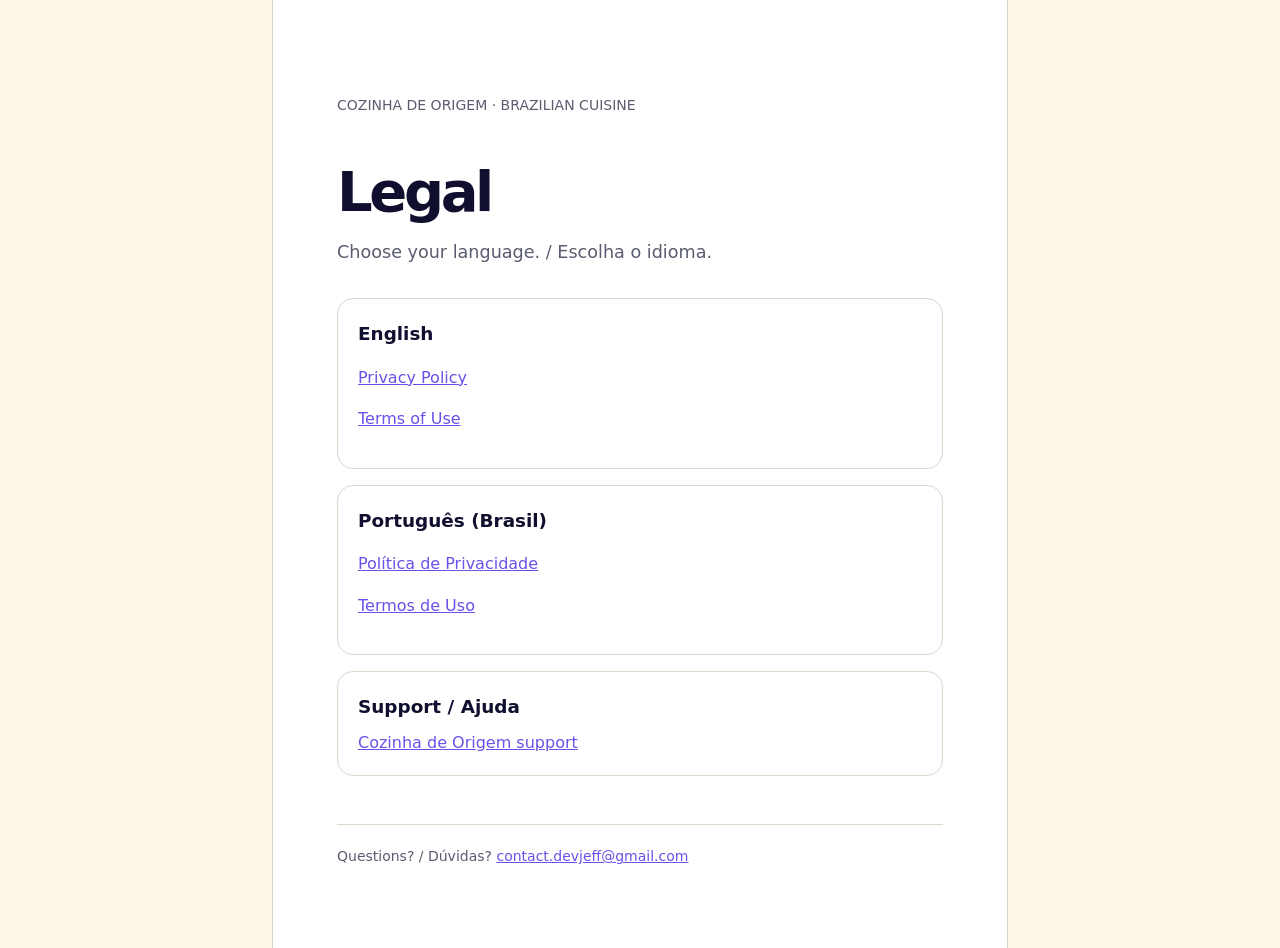
<file: cozinha/index.html>
<!doctype html>
<html lang="en">
  <head>
    <meta charset="utf-8">
    <meta name="viewport" content="width=device-width, initial-scale=1">
    <title>Cozinha de Origem legal</title>
    <link rel="stylesheet" href="../styles.css">
  </head>
  <body>
    <main>
      <p class="meta">COZINHA DE ORIGEM · BRAZILIAN CUISINE</p>
      <h1>Legal</h1>
      <p class="lead">Choose your language. / Escolha o idioma.</p>
      <section class="cards" aria-label="Languages">
        <article class="card">
          <h2>English</h2>
          <p><a href="privacy/">Privacy Policy</a></p>
          <p><a href="terms/">Terms of Use</a></p>
        </article>
        <article class="card">
          <h2>Português (Brasil)</h2>
          <p><a href="privacidade/">Política de Privacidade</a></p>
          <p><a href="termos/">Termos de Uso</a></p>
        </article>
        <article class="card">
          <h2>Support / Ajuda</h2>
          <a href="support/">Cozinha de Origem support</a>
        </article>
      </section>
      <footer>Questions? / Dúvidas? <a href="mailto:contact.devjeff@gmail.com">contact.devjeff@gmail.com</a></footer>
    </main>
  </body>
</html>
</file>
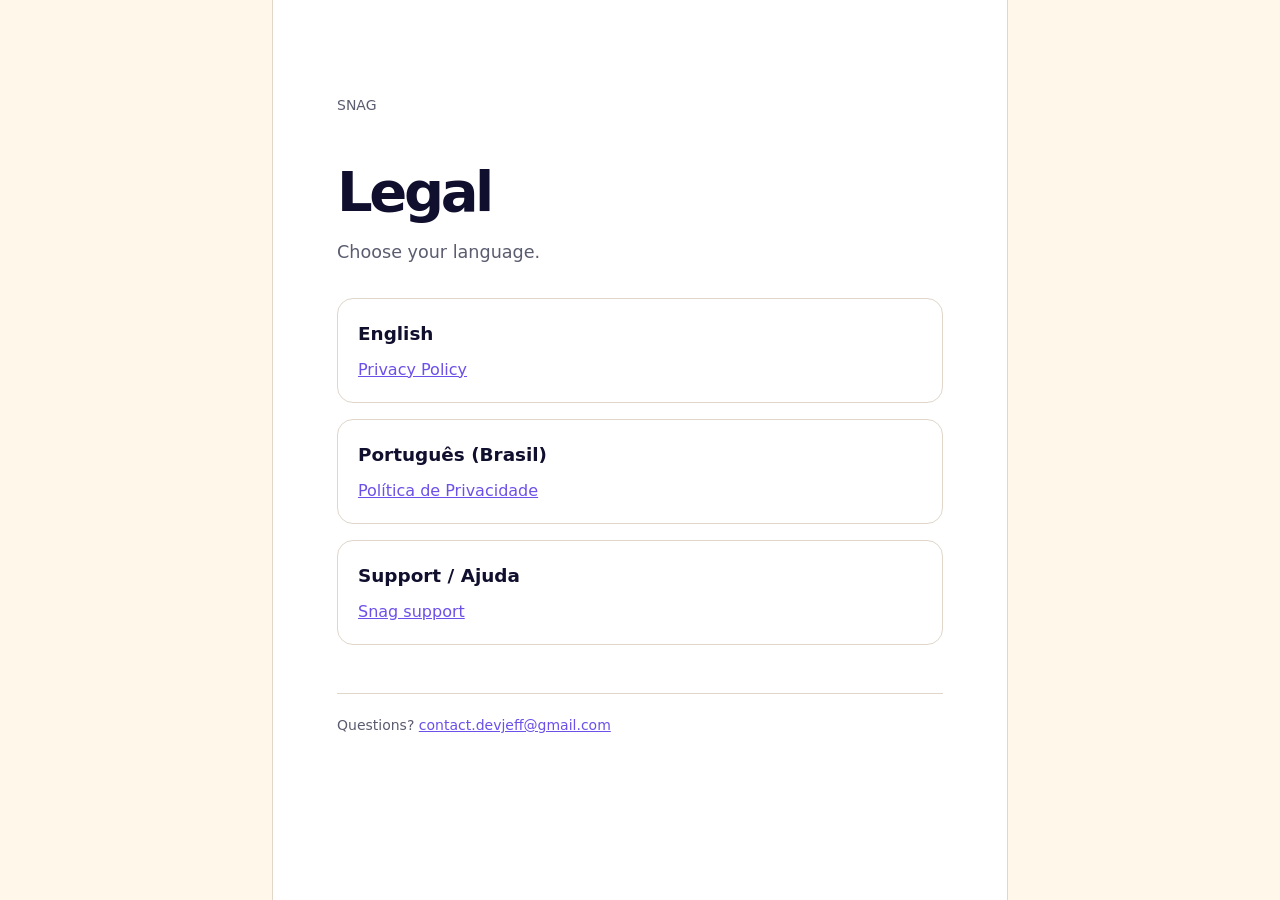
<file: snag/index.html>
<!doctype html>
<html lang="en">
  <head>
    <meta charset="utf-8">
    <meta name="viewport" content="width=device-width, initial-scale=1">
    <title>Snag legal</title>
    <link rel="stylesheet" href="../styles.css">
  </head>
  <body>
    <main>
      <p class="meta">SNAG</p>
      <h1>Legal</h1>
      <p class="lead">Choose your language.</p>
      <section class="cards" aria-label="Languages">
        <article class="card">
          <h2>English</h2>
          <a href="privacy/">Privacy Policy</a>
        </article>
        <article class="card">
          <h2>Português (Brasil)</h2>
          <a href="privacidade/">Política de Privacidade</a>
        </article>
        <article class="card">
          <h2>Support / Ajuda</h2>
          <a href="support/">Snag support</a>
        </article>
      </section>
      <footer>Questions? <a href="mailto:contact.devjeff@gmail.com">contact.devjeff@gmail.com</a></footer>
    </main>
  </body>
</html>
</file>
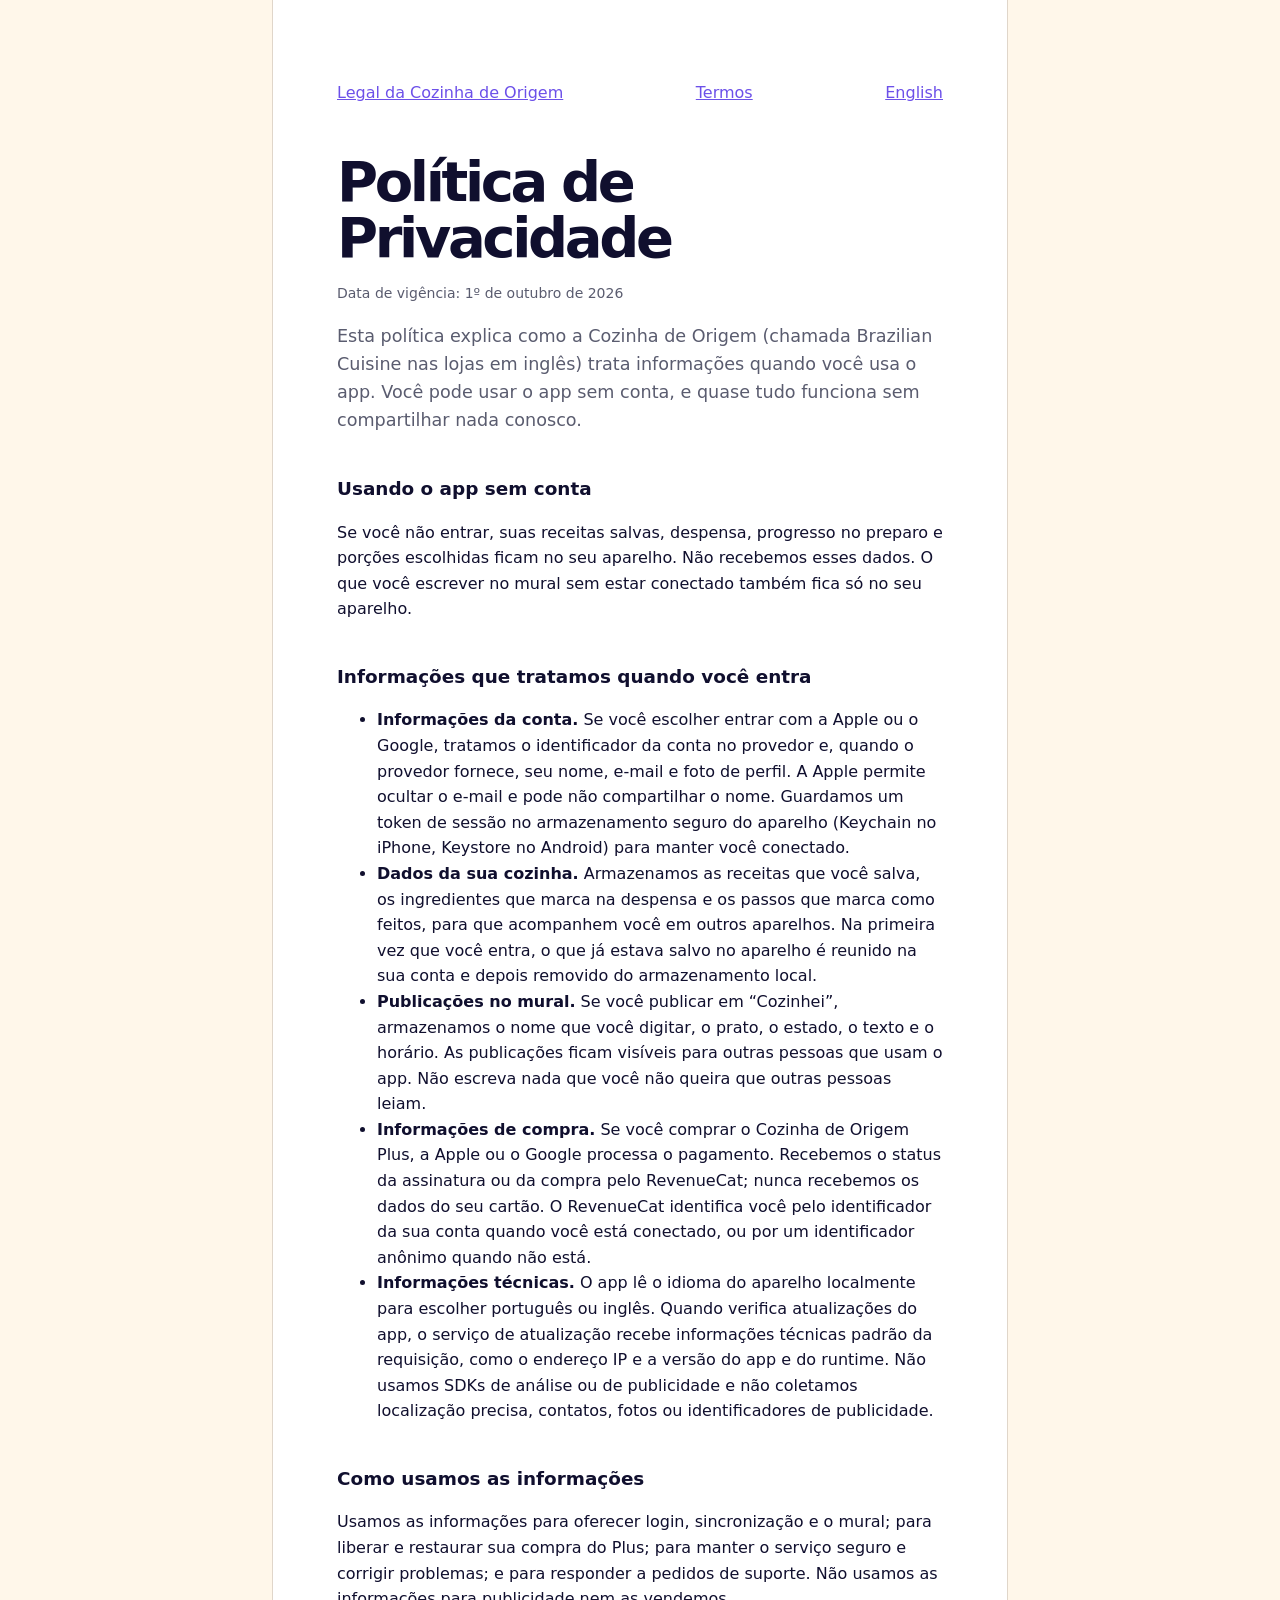
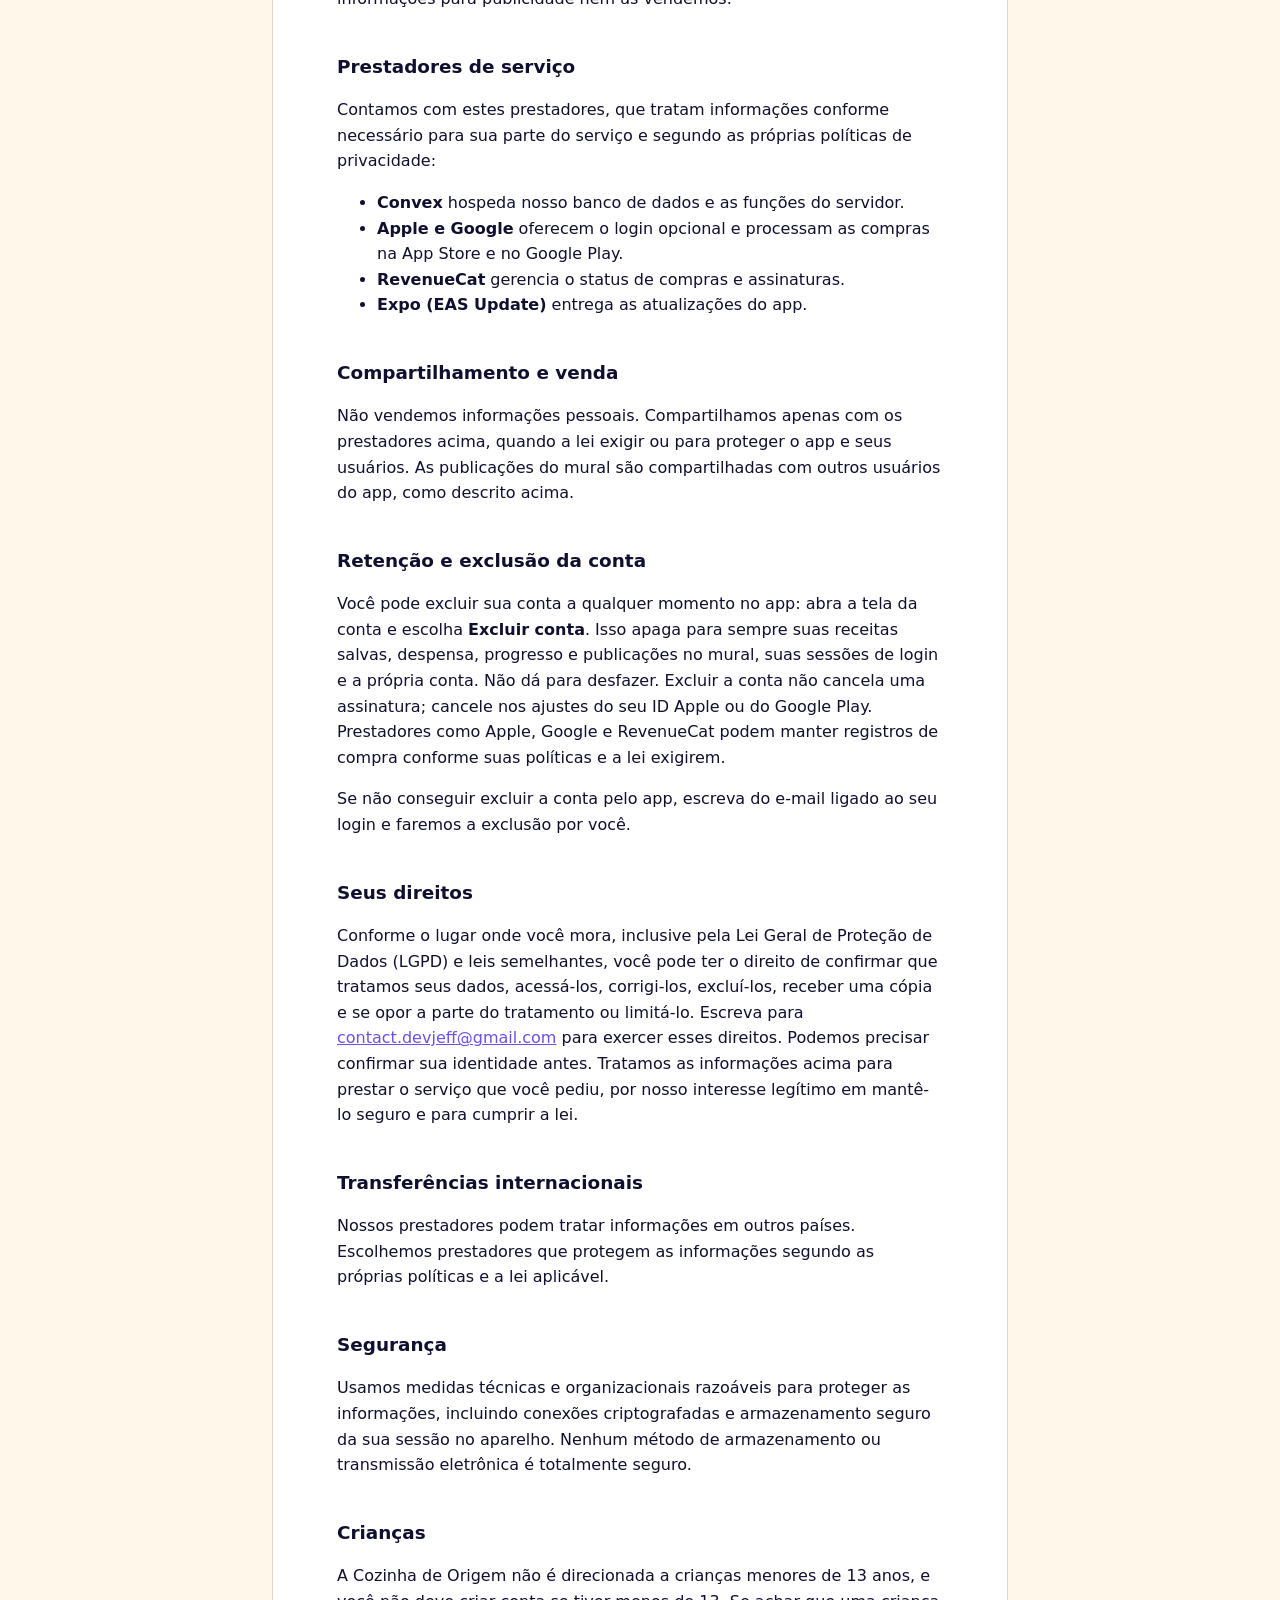
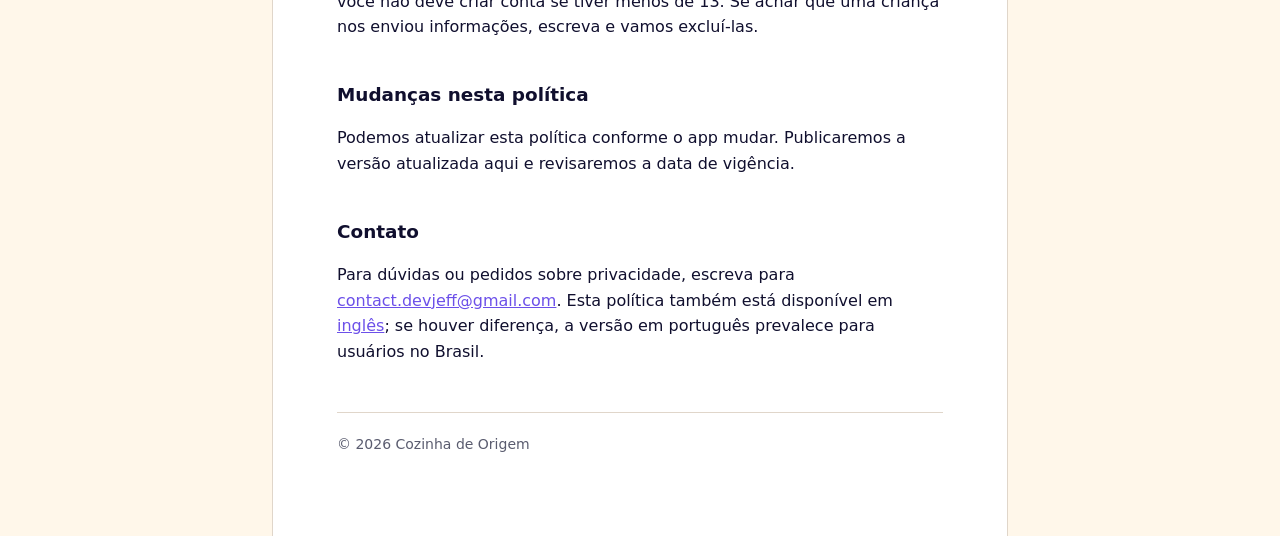
<file: cozinha/privacidade/index.html>
<!doctype html>
<html lang="pt-BR">
  <head>
    <meta charset="utf-8">
    <meta name="viewport" content="width=device-width, initial-scale=1">
    <title>Política de Privacidade da Cozinha de Origem</title>
    <link rel="stylesheet" href="../../styles.css">
  </head>
  <body>
    <main>
      <nav><a href="../">Legal da Cozinha de Origem</a><a href="../termos/">Termos</a><a href="../privacy/" lang="en">English</a></nav>
      <h1>Política de Privacidade</h1>
      <p class="meta">Data de vigência: 1º de outubro de 2026</p>
      <p class="lead">Esta política explica como a Cozinha de Origem (chamada Brazilian Cuisine nas lojas em inglês) trata informações quando você usa o app. Você pode usar o app sem conta, e quase tudo funciona sem compartilhar nada conosco.</p>

      <h2>Usando o app sem conta</h2>
      <p>Se você não entrar, suas receitas salvas, despensa, progresso no preparo e porções escolhidas ficam no seu aparelho. Não recebemos esses dados. O que você escrever no mural sem estar conectado também fica só no seu aparelho.</p>

      <h2>Informações que tratamos quando você entra</h2>
      <ul>
        <li><strong>Informações da conta.</strong> Se você escolher entrar com a Apple ou o Google, tratamos o identificador da conta no provedor e, quando o provedor fornece, seu nome, e-mail e foto de perfil. A Apple permite ocultar o e-mail e pode não compartilhar o nome. Guardamos um token de sessão no armazenamento seguro do aparelho (Keychain no iPhone, Keystore no Android) para manter você conectado.</li>
        <li><strong>Dados da sua cozinha.</strong> Armazenamos as receitas que você salva, os ingredientes que marca na despensa e os passos que marca como feitos, para que acompanhem você em outros aparelhos. Na primeira vez que você entra, o que já estava salvo no aparelho é reunido na sua conta e depois removido do armazenamento local.</li>
        <li><strong>Publicações no mural.</strong> Se você publicar em &ldquo;Cozinhei&rdquo;, armazenamos o nome que você digitar, o prato, o estado, o texto e o horário. As publicações ficam visíveis para outras pessoas que usam o app. Não escreva nada que você não queira que outras pessoas leiam.</li>
        <li><strong>Informações de compra.</strong> Se você comprar o Cozinha de Origem Plus, a Apple ou o Google processa o pagamento. Recebemos o status da assinatura ou da compra pelo RevenueCat; nunca recebemos os dados do seu cartão. O RevenueCat identifica você pelo identificador da sua conta quando você está conectado, ou por um identificador anônimo quando não está.</li>
        <li><strong>Informações técnicas.</strong> O app lê o idioma do aparelho localmente para escolher português ou inglês. Quando verifica atualizações do app, o serviço de atualização recebe informações técnicas padrão da requisição, como o endereço IP e a versão do app e do runtime. Não usamos SDKs de análise ou de publicidade e não coletamos localização precisa, contatos, fotos ou identificadores de publicidade.</li>
      </ul>

      <h2>Como usamos as informações</h2>
      <p>Usamos as informações para oferecer login, sincronização e o mural; para liberar e restaurar sua compra do Plus; para manter o serviço seguro e corrigir problemas; e para responder a pedidos de suporte. Não usamos as informações para publicidade nem as vendemos.</p>

      <h2>Prestadores de serviço</h2>
      <p>Contamos com estes prestadores, que tratam informações conforme necessário para sua parte do serviço e segundo as próprias políticas de privacidade:</p>
      <ul>
        <li><strong>Convex</strong> hospeda nosso banco de dados e as funções do servidor.</li>
        <li><strong>Apple e Google</strong> oferecem o login opcional e processam as compras na App Store e no Google Play.</li>
        <li><strong>RevenueCat</strong> gerencia o status de compras e assinaturas.</li>
        <li><strong>Expo (EAS Update)</strong> entrega as atualizações do app.</li>
      </ul>

      <h2>Compartilhamento e venda</h2>
      <p>Não vendemos informações pessoais. Compartilhamos apenas com os prestadores acima, quando a lei exigir ou para proteger o app e seus usuários. As publicações do mural são compartilhadas com outros usuários do app, como descrito acima.</p>

      <h2>Retenção e exclusão da conta</h2>
      <p>Você pode excluir sua conta a qualquer momento no app: abra a tela da conta e escolha <strong>Excluir conta</strong>. Isso apaga para sempre suas receitas salvas, despensa, progresso e publicações no mural, suas sessões de login e a própria conta. Não dá para desfazer. Excluir a conta não cancela uma assinatura; cancele nos ajustes do seu ID Apple ou do Google Play. Prestadores como Apple, Google e RevenueCat podem manter registros de compra conforme suas políticas e a lei exigirem.</p>
      <p>Se não conseguir excluir a conta pelo app, escreva do e-mail ligado ao seu login e faremos a exclusão por você.</p>

      <h2>Seus direitos</h2>
      <p>Conforme o lugar onde você mora, inclusive pela Lei Geral de Proteção de Dados (LGPD) e leis semelhantes, você pode ter o direito de confirmar que tratamos seus dados, acessá-los, corrigi-los, excluí-los, receber uma cópia e se opor a parte do tratamento ou limitá-lo. Escreva para <a href="mailto:contact.devjeff@gmail.com">contact.devjeff@gmail.com</a> para exercer esses direitos. Podemos precisar confirmar sua identidade antes. Tratamos as informações acima para prestar o serviço que você pediu, por nosso interesse legítimo em mantê-lo seguro e para cumprir a lei.</p>

      <h2>Transferências internacionais</h2>
      <p>Nossos prestadores podem tratar informações em outros países. Escolhemos prestadores que protegem as informações segundo as próprias políticas e a lei aplicável.</p>

      <h2>Segurança</h2>
      <p>Usamos medidas técnicas e organizacionais razoáveis para proteger as informações, incluindo conexões criptografadas e armazenamento seguro da sua sessão no aparelho. Nenhum método de armazenamento ou transmissão eletrônica é totalmente seguro.</p>

      <h2>Crianças</h2>
      <p>A Cozinha de Origem não é direcionada a crianças menores de 13 anos, e você não deve criar conta se tiver menos de 13. Se achar que uma criança nos enviou informações, escreva e vamos excluí-las.</p>

      <h2>Mudanças nesta política</h2>
      <p>Podemos atualizar esta política conforme o app mudar. Publicaremos a versão atualizada aqui e revisaremos a data de vigência.</p>

      <h2>Contato</h2>
      <p>Para dúvidas ou pedidos sobre privacidade, escreva para <a href="mailto:contact.devjeff@gmail.com">contact.devjeff@gmail.com</a>. Esta política também está disponível em <a href="../privacy/" lang="en">inglês</a>; se houver diferença, a versão em português prevalece para usuários no Brasil.</p>
      <footer>© 2026 Cozinha de Origem</footer>
    </main>
  </body>
</html>
</file>
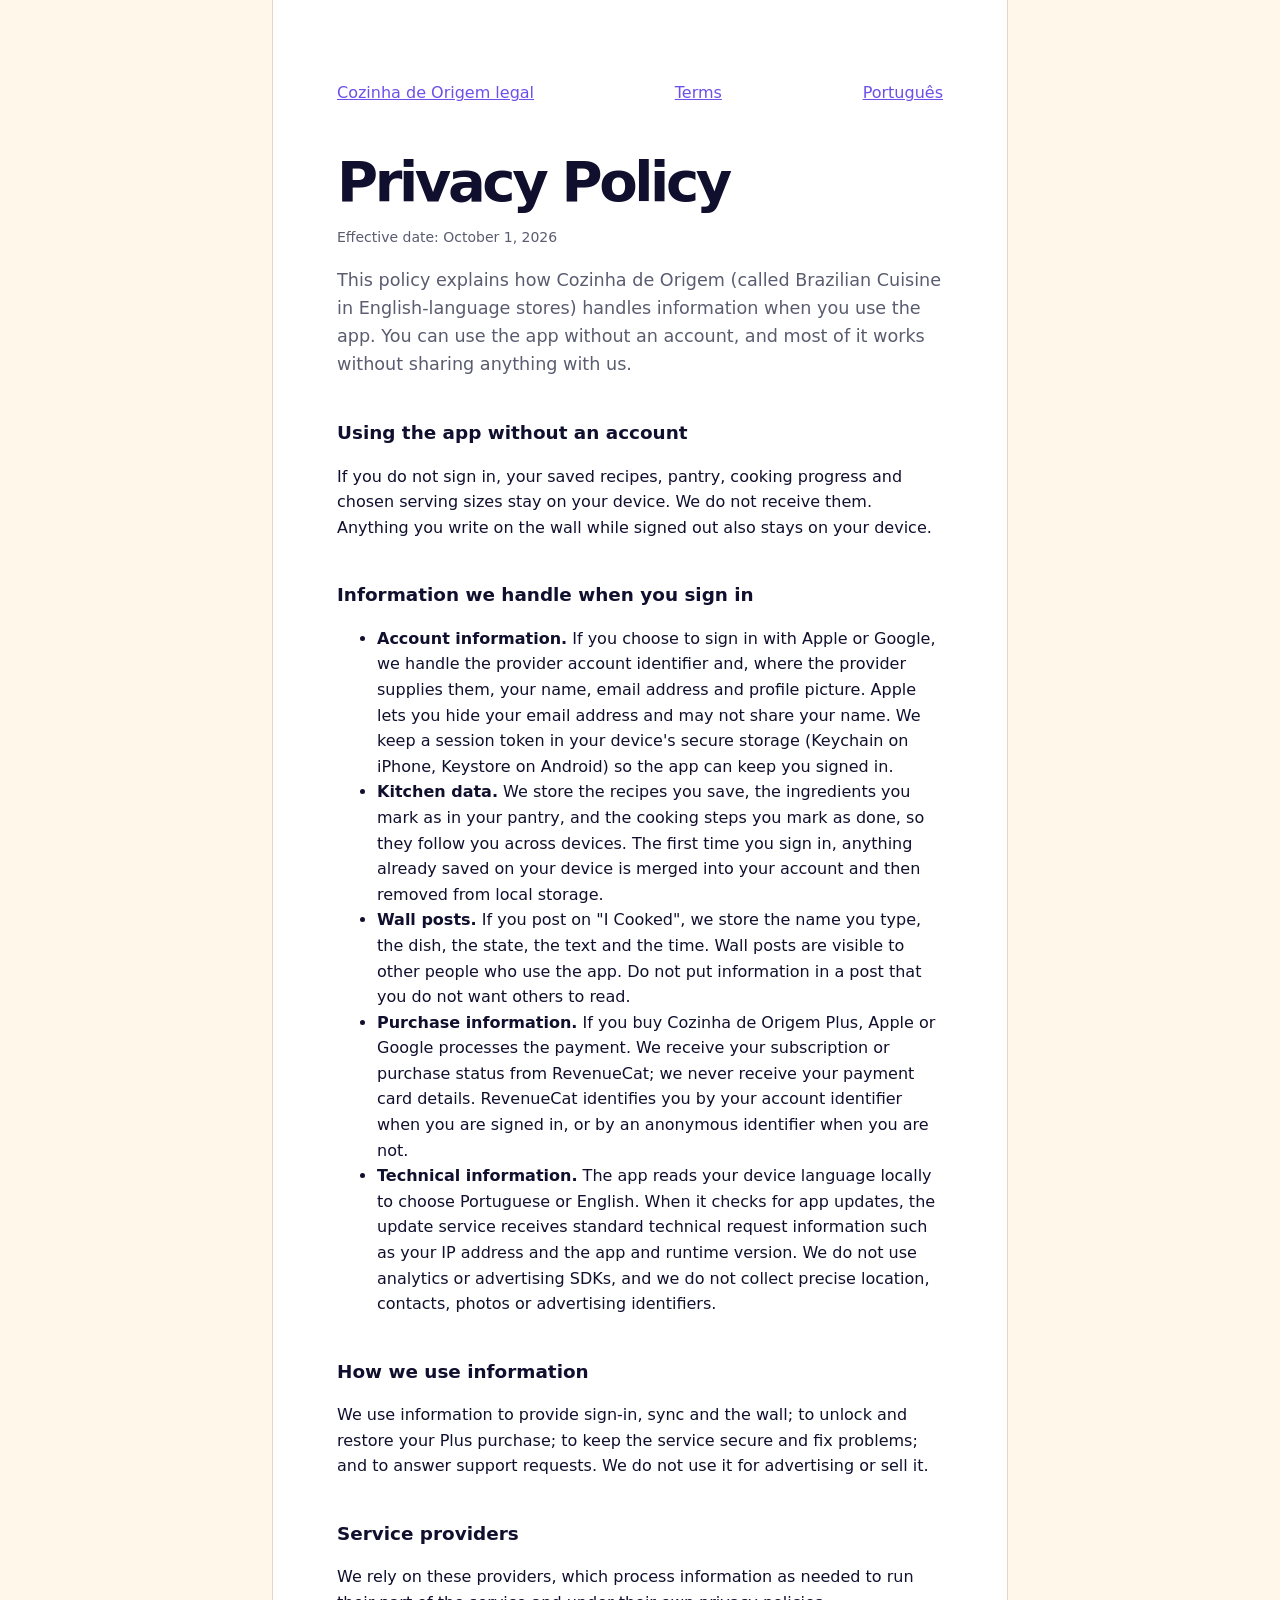
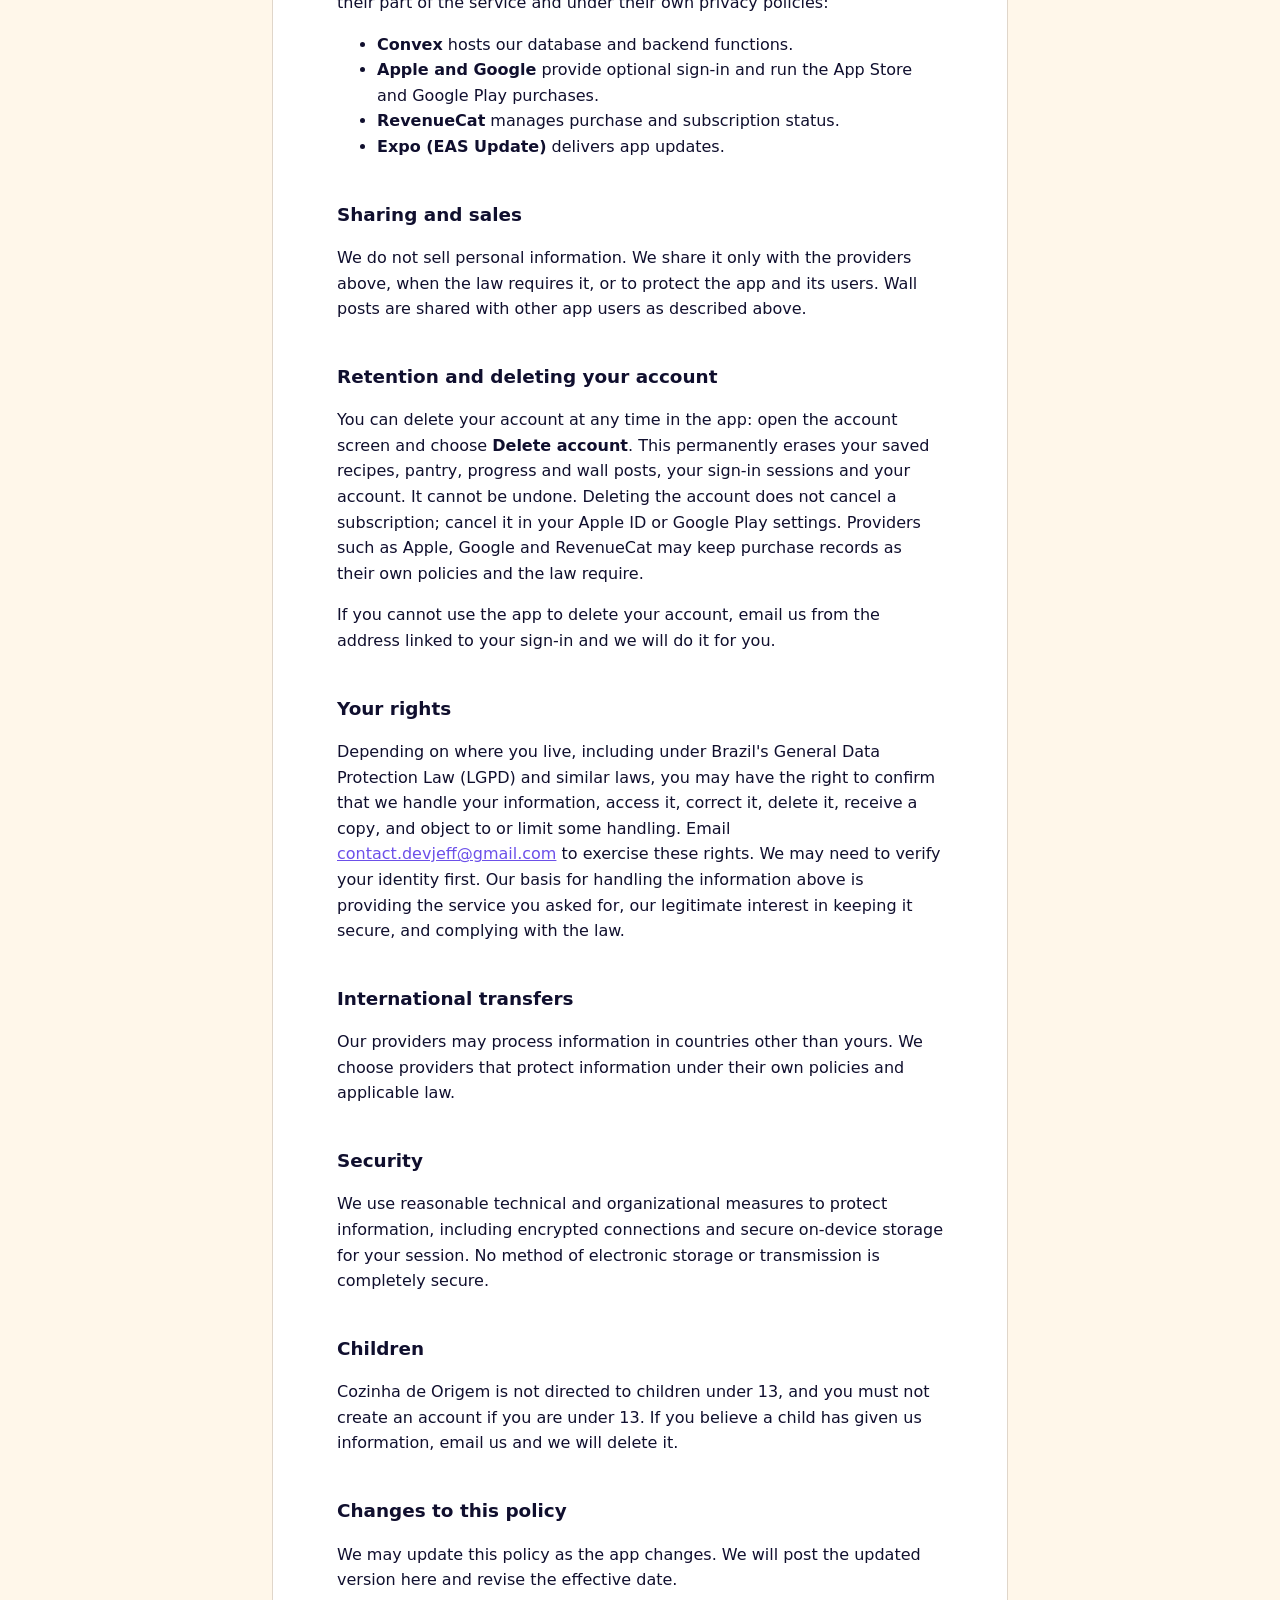
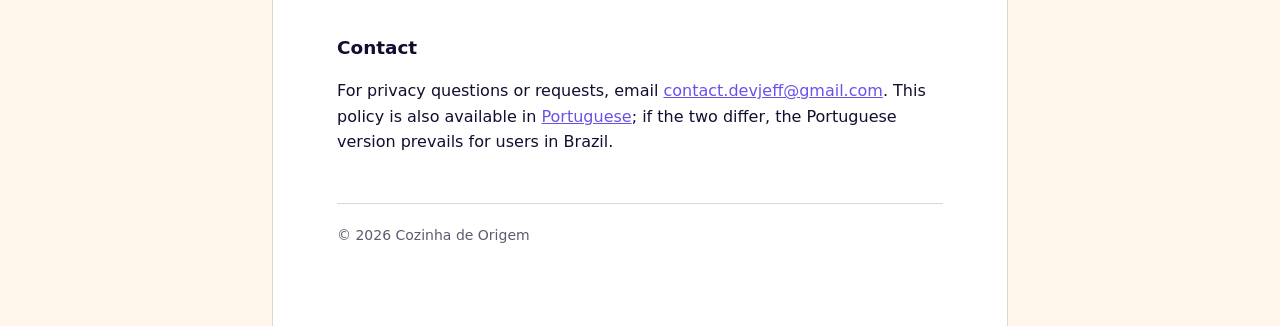
<file: cozinha/privacy/index.html>
<!doctype html>
<html lang="en">
  <head>
    <meta charset="utf-8">
    <meta name="viewport" content="width=device-width, initial-scale=1">
    <title>Cozinha de Origem Privacy Policy</title>
    <link rel="stylesheet" href="../../styles.css">
  </head>
  <body>
    <main>
      <nav><a href="../">Cozinha de Origem legal</a><a href="../terms/">Terms</a><a href="../privacidade/" lang="pt-BR">Português</a></nav>
      <h1>Privacy Policy</h1>
      <p class="meta">Effective date: October 1, 2026</p>
      <p class="lead">This policy explains how Cozinha de Origem (called Brazilian Cuisine in English-language stores) handles information when you use the app. You can use the app without an account, and most of it works without sharing anything with us.</p>

      <h2>Using the app without an account</h2>
      <p>If you do not sign in, your saved recipes, pantry, cooking progress and chosen serving sizes stay on your device. We do not receive them. Anything you write on the wall while signed out also stays on your device.</p>

      <h2>Information we handle when you sign in</h2>
      <ul>
        <li><strong>Account information.</strong> If you choose to sign in with Apple or Google, we handle the provider account identifier and, where the provider supplies them, your name, email address and profile picture. Apple lets you hide your email address and may not share your name. We keep a session token in your device's secure storage (Keychain on iPhone, Keystore on Android) so the app can keep you signed in.</li>
        <li><strong>Kitchen data.</strong> We store the recipes you save, the ingredients you mark as in your pantry, and the cooking steps you mark as done, so they follow you across devices. The first time you sign in, anything already saved on your device is merged into your account and then removed from local storage.</li>
        <li><strong>Wall posts.</strong> If you post on "I Cooked", we store the name you type, the dish, the state, the text and the time. Wall posts are visible to other people who use the app. Do not put information in a post that you do not want others to read.</li>
        <li><strong>Purchase information.</strong> If you buy Cozinha de Origem Plus, Apple or Google processes the payment. We receive your subscription or purchase status from RevenueCat; we never receive your payment card details. RevenueCat identifies you by your account identifier when you are signed in, or by an anonymous identifier when you are not.</li>
        <li><strong>Technical information.</strong> The app reads your device language locally to choose Portuguese or English. When it checks for app updates, the update service receives standard technical request information such as your IP address and the app and runtime version. We do not use analytics or advertising SDKs, and we do not collect precise location, contacts, photos or advertising identifiers.</li>
      </ul>

      <h2>How we use information</h2>
      <p>We use information to provide sign-in, sync and the wall; to unlock and restore your Plus purchase; to keep the service secure and fix problems; and to answer support requests. We do not use it for advertising or sell it.</p>

      <h2>Service providers</h2>
      <p>We rely on these providers, which process information as needed to run their part of the service and under their own privacy policies:</p>
      <ul>
        <li><strong>Convex</strong> hosts our database and backend functions.</li>
        <li><strong>Apple and Google</strong> provide optional sign-in and run the App Store and Google Play purchases.</li>
        <li><strong>RevenueCat</strong> manages purchase and subscription status.</li>
        <li><strong>Expo (EAS Update)</strong> delivers app updates.</li>
      </ul>

      <h2>Sharing and sales</h2>
      <p>We do not sell personal information. We share it only with the providers above, when the law requires it, or to protect the app and its users. Wall posts are shared with other app users as described above.</p>

      <h2>Retention and deleting your account</h2>
      <p>You can delete your account at any time in the app: open the account screen and choose <strong>Delete account</strong>. This permanently erases your saved recipes, pantry, progress and wall posts, your sign-in sessions and your account. It cannot be undone. Deleting the account does not cancel a subscription; cancel it in your Apple ID or Google Play settings. Providers such as Apple, Google and RevenueCat may keep purchase records as their own policies and the law require.</p>
      <p>If you cannot use the app to delete your account, email us from the address linked to your sign-in and we will do it for you.</p>

      <h2>Your rights</h2>
      <p>Depending on where you live, including under Brazil's General Data Protection Law (LGPD) and similar laws, you may have the right to confirm that we handle your information, access it, correct it, delete it, receive a copy, and object to or limit some handling. Email <a href="mailto:contact.devjeff@gmail.com">contact.devjeff@gmail.com</a> to exercise these rights. We may need to verify your identity first. Our basis for handling the information above is providing the service you asked for, our legitimate interest in keeping it secure, and complying with the law.</p>

      <h2>International transfers</h2>
      <p>Our providers may process information in countries other than yours. We choose providers that protect information under their own policies and applicable law.</p>

      <h2>Security</h2>
      <p>We use reasonable technical and organizational measures to protect information, including encrypted connections and secure on-device storage for your session. No method of electronic storage or transmission is completely secure.</p>

      <h2>Children</h2>
      <p>Cozinha de Origem is not directed to children under 13, and you must not create an account if you are under 13. If you believe a child has given us information, email us and we will delete it.</p>

      <h2>Changes to this policy</h2>
      <p>We may update this policy as the app changes. We will post the updated version here and revise the effective date.</p>

      <h2>Contact</h2>
      <p>For privacy questions or requests, email <a href="mailto:contact.devjeff@gmail.com">contact.devjeff@gmail.com</a>. This policy is also available in <a href="../privacidade/" lang="pt-BR">Portuguese</a>; if the two differ, the Portuguese version prevails for users in Brazil.</p>
      <footer>© 2026 Cozinha de Origem</footer>
    </main>
  </body>
</html>
</file>
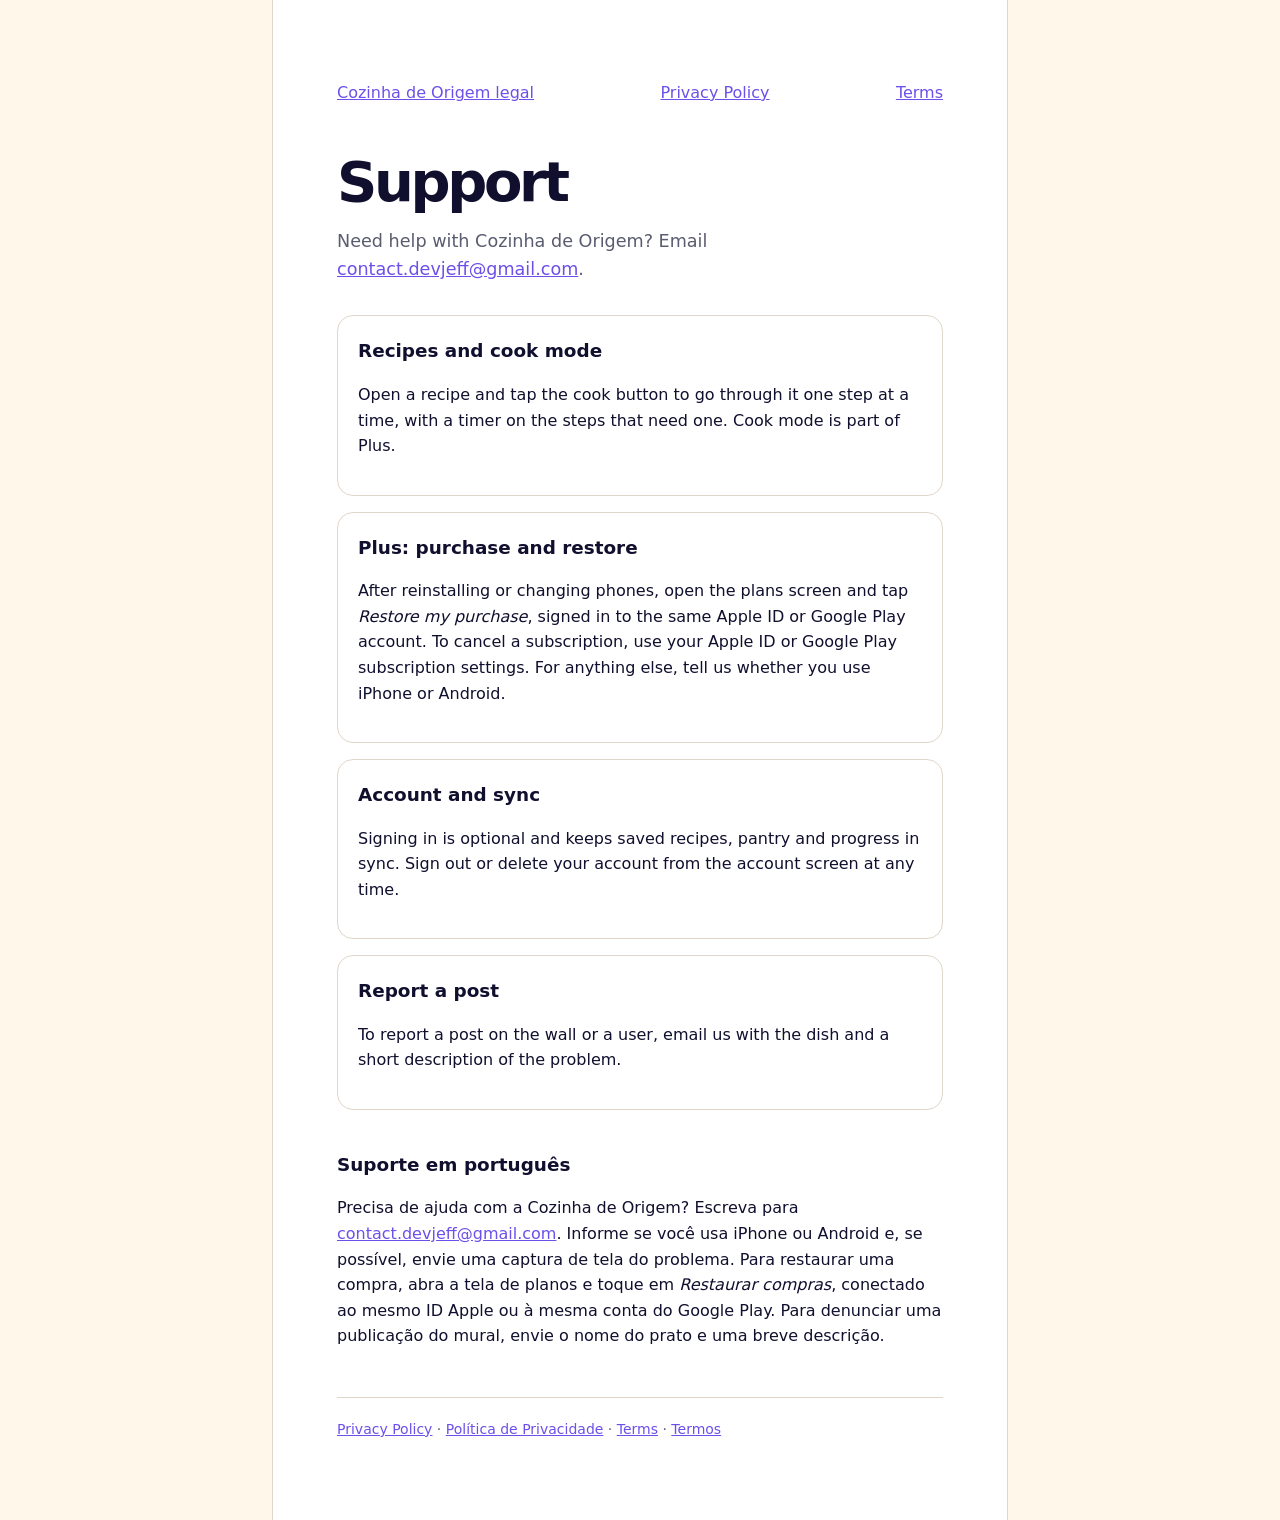
<file: cozinha/support/index.html>
<!doctype html>
<html lang="en">
  <head>
    <meta charset="utf-8">
    <meta name="viewport" content="width=device-width, initial-scale=1">
    <title>Cozinha de Origem support</title>
    <link rel="stylesheet" href="../../styles.css">
  </head>
  <body>
    <main>
      <nav><a href="../">Cozinha de Origem legal</a><a href="../privacy/">Privacy Policy</a><a href="../terms/">Terms</a></nav>
      <h1>Support</h1>
      <p class="lead">Need help with Cozinha de Origem? Email <a href="mailto:contact.devjeff@gmail.com">contact.devjeff@gmail.com</a>.</p>
      <section class="cards" aria-label="Support topics">
        <article class="card"><h2>Recipes and cook mode</h2><p>Open a recipe and tap the cook button to go through it one step at a time, with a timer on the steps that need one. Cook mode is part of Plus.</p></article>
        <article class="card"><h2>Plus: purchase and restore</h2><p>After reinstalling or changing phones, open the plans screen and tap <em>Restore my purchase</em>, signed in to the same Apple ID or Google Play account. To cancel a subscription, use your Apple ID or Google Play subscription settings. For anything else, tell us whether you use iPhone or Android.</p></article>
        <article class="card"><h2>Account and sync</h2><p>Signing in is optional and keeps saved recipes, pantry and progress in sync. Sign out or delete your account from the account screen at any time.</p></article>
        <article class="card"><h2>Report a post</h2><p>To report a post on the wall or a user, email us with the dish and a short description of the problem.</p></article>
      </section>
      <section lang="pt-BR">
        <h2>Suporte em português</h2>
        <p>Precisa de ajuda com a Cozinha de Origem? Escreva para <a href="mailto:contact.devjeff@gmail.com">contact.devjeff@gmail.com</a>. Informe se você usa iPhone ou Android e, se possível, envie uma captura de tela do problema. Para restaurar uma compra, abra a tela de planos e toque em <em>Restaurar compras</em>, conectado ao mesmo ID Apple ou à mesma conta do Google Play. Para denunciar uma publicação do mural, envie o nome do prato e uma breve descrição.</p>
      </section>
      <footer><a href="../privacy/">Privacy Policy</a> · <a href="../privacidade/" lang="pt-BR">Política de Privacidade</a> · <a href="../terms/">Terms</a> · <a href="../termos/" lang="pt-BR">Termos</a></footer>
    </main>
  </body>
</html>
</file>
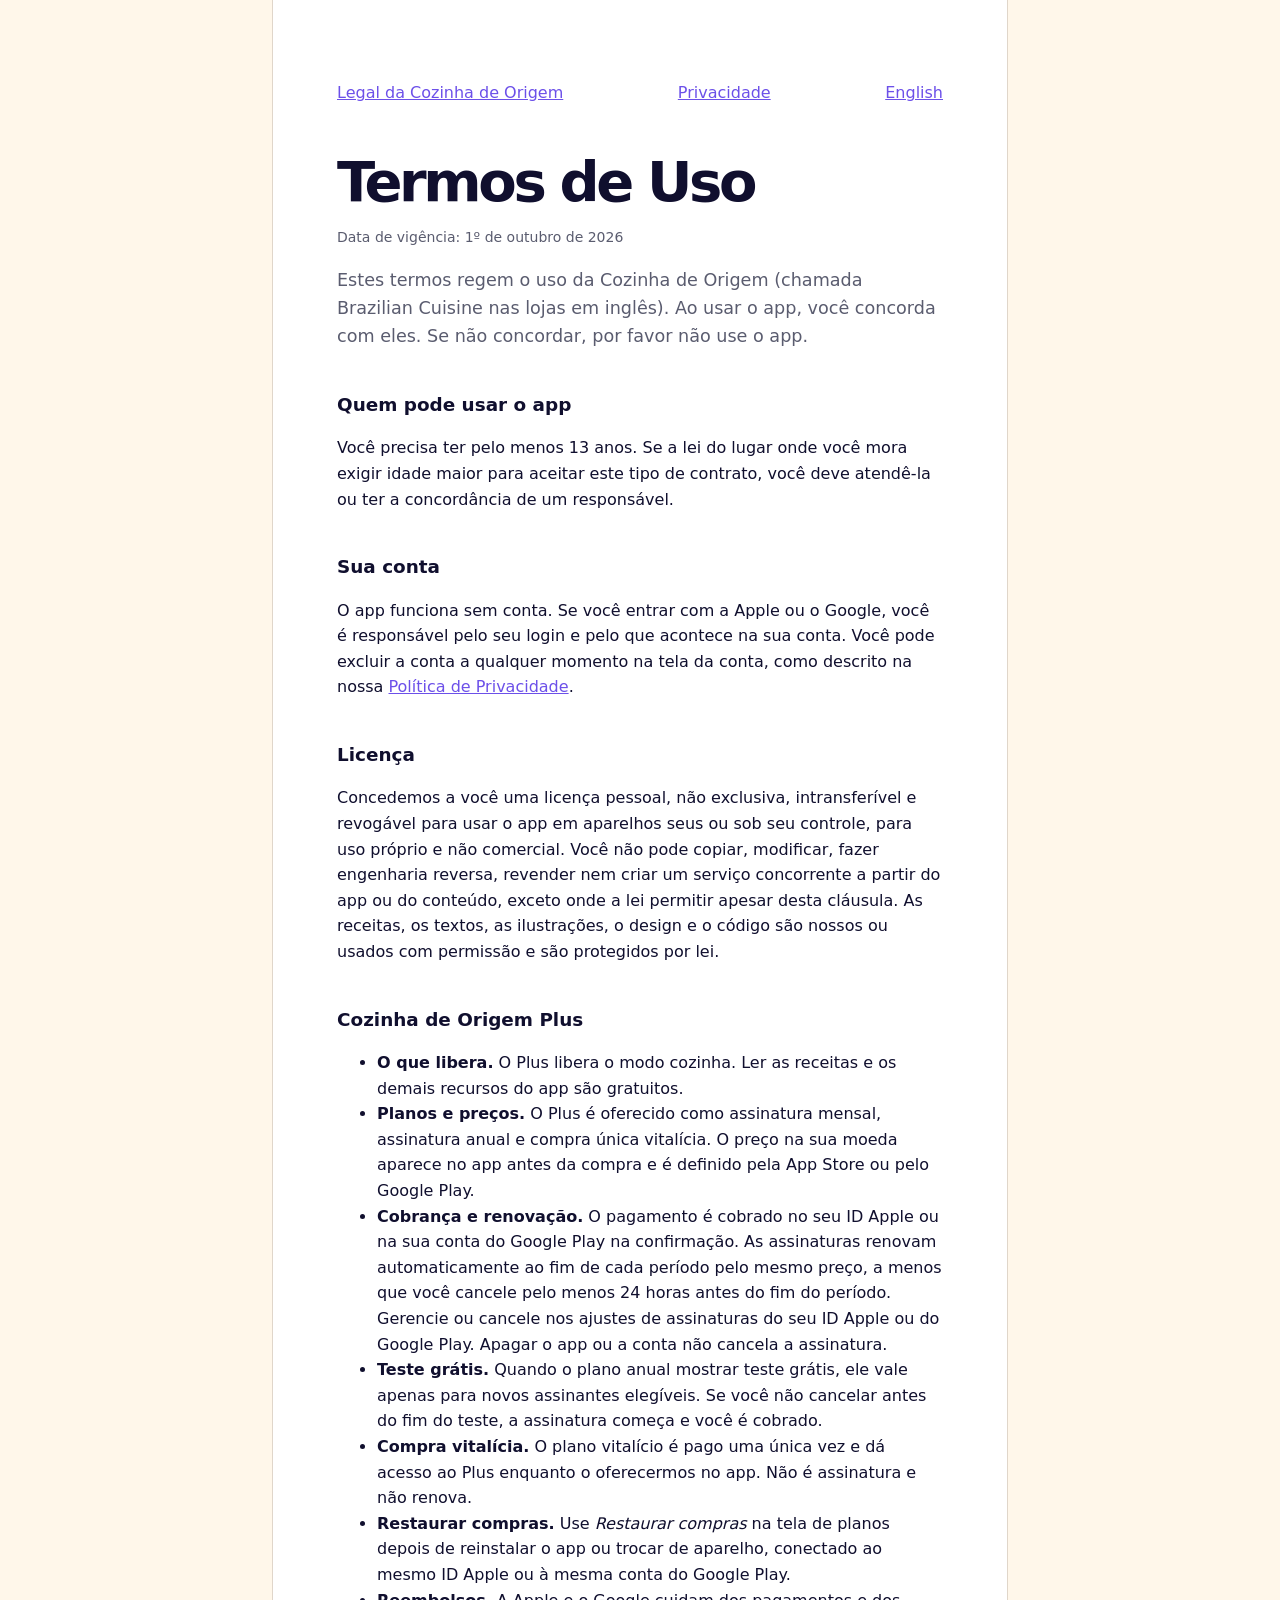
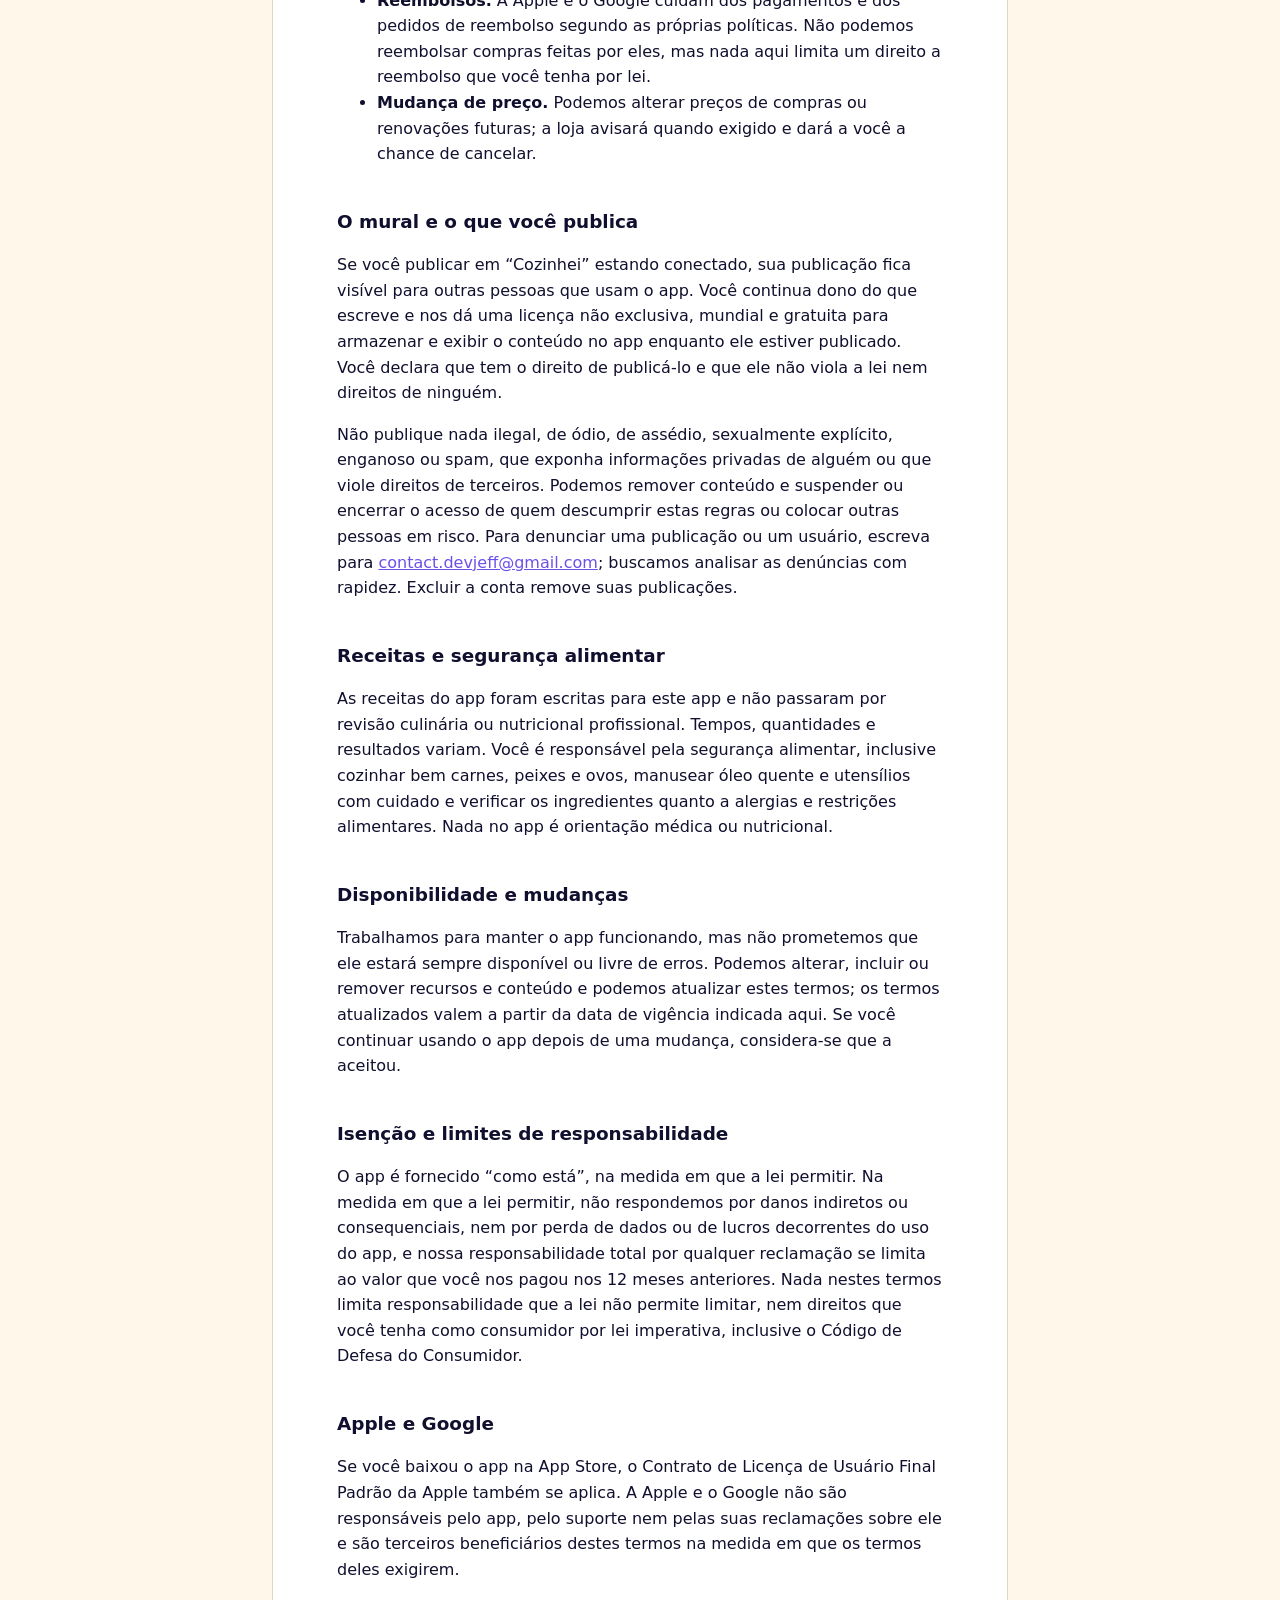
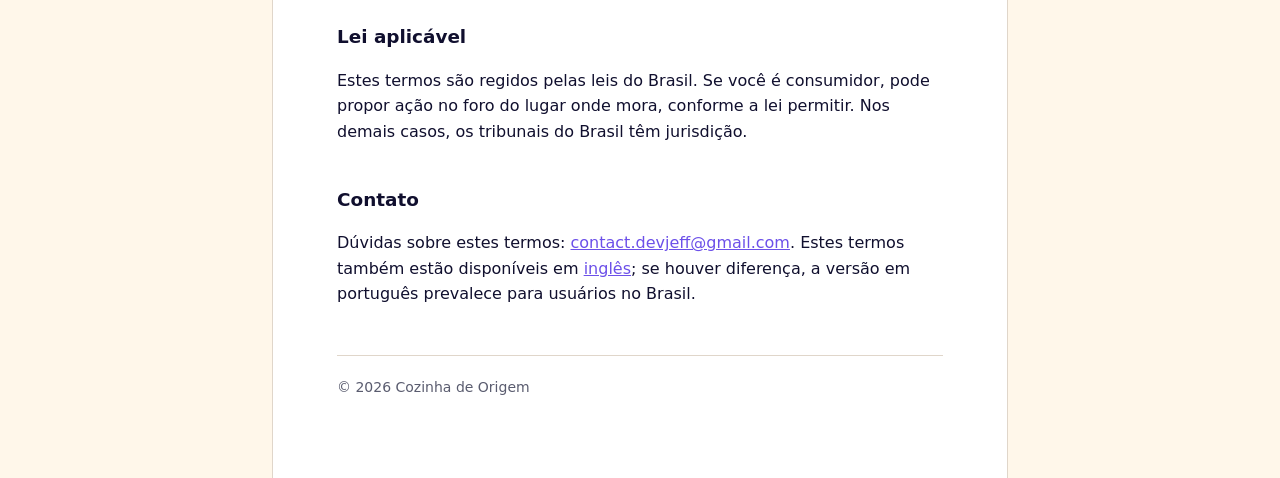
<file: cozinha/termos/index.html>
<!doctype html>
<html lang="pt-BR">
  <head>
    <meta charset="utf-8">
    <meta name="viewport" content="width=device-width, initial-scale=1">
    <title>Termos de Uso da Cozinha de Origem</title>
    <link rel="stylesheet" href="../../styles.css">
  </head>
  <body>
    <main>
      <nav><a href="../">Legal da Cozinha de Origem</a><a href="../privacidade/">Privacidade</a><a href="../terms/" lang="en">English</a></nav>
      <h1>Termos de Uso</h1>
      <p class="meta">Data de vigência: 1º de outubro de 2026</p>
      <p class="lead">Estes termos regem o uso da Cozinha de Origem (chamada Brazilian Cuisine nas lojas em inglês). Ao usar o app, você concorda com eles. Se não concordar, por favor não use o app.</p>

      <h2>Quem pode usar o app</h2>
      <p>Você precisa ter pelo menos 13 anos. Se a lei do lugar onde você mora exigir idade maior para aceitar este tipo de contrato, você deve atendê-la ou ter a concordância de um responsável.</p>

      <h2>Sua conta</h2>
      <p>O app funciona sem conta. Se você entrar com a Apple ou o Google, você é responsável pelo seu login e pelo que acontece na sua conta. Você pode excluir a conta a qualquer momento na tela da conta, como descrito na nossa <a href="../privacidade/">Política de Privacidade</a>.</p>

      <h2>Licença</h2>
      <p>Concedemos a você uma licença pessoal, não exclusiva, intransferível e revogável para usar o app em aparelhos seus ou sob seu controle, para uso próprio e não comercial. Você não pode copiar, modificar, fazer engenharia reversa, revender nem criar um serviço concorrente a partir do app ou do conteúdo, exceto onde a lei permitir apesar desta cláusula. As receitas, os textos, as ilustrações, o design e o código são nossos ou usados com permissão e são protegidos por lei.</p>

      <h2>Cozinha de Origem Plus</h2>
      <ul>
        <li><strong>O que libera.</strong> O Plus libera o modo cozinha. Ler as receitas e os demais recursos do app são gratuitos.</li>
        <li><strong>Planos e preços.</strong> O Plus é oferecido como assinatura mensal, assinatura anual e compra única vitalícia. O preço na sua moeda aparece no app antes da compra e é definido pela App Store ou pelo Google Play.</li>
        <li><strong>Cobrança e renovação.</strong> O pagamento é cobrado no seu ID Apple ou na sua conta do Google Play na confirmação. As assinaturas renovam automaticamente ao fim de cada período pelo mesmo preço, a menos que você cancele pelo menos 24 horas antes do fim do período. Gerencie ou cancele nos ajustes de assinaturas do seu ID Apple ou do Google Play. Apagar o app ou a conta não cancela a assinatura.</li>
        <li><strong>Teste grátis.</strong> Quando o plano anual mostrar teste grátis, ele vale apenas para novos assinantes elegíveis. Se você não cancelar antes do fim do teste, a assinatura começa e você é cobrado.</li>
        <li><strong>Compra vitalícia.</strong> O plano vitalício é pago uma única vez e dá acesso ao Plus enquanto o oferecermos no app. Não é assinatura e não renova.</li>
        <li><strong>Restaurar compras.</strong> Use <em>Restaurar compras</em> na tela de planos depois de reinstalar o app ou trocar de aparelho, conectado ao mesmo ID Apple ou à mesma conta do Google Play.</li>
        <li><strong>Reembolsos.</strong> A Apple e o Google cuidam dos pagamentos e dos pedidos de reembolso segundo as próprias políticas. Não podemos reembolsar compras feitas por eles, mas nada aqui limita um direito a reembolso que você tenha por lei.</li>
        <li><strong>Mudança de preço.</strong> Podemos alterar preços de compras ou renovações futuras; a loja avisará quando exigido e dará a você a chance de cancelar.</li>
      </ul>

      <h2>O mural e o que você publica</h2>
      <p>Se você publicar em &ldquo;Cozinhei&rdquo; estando conectado, sua publicação fica visível para outras pessoas que usam o app. Você continua dono do que escreve e nos dá uma licença não exclusiva, mundial e gratuita para armazenar e exibir o conteúdo no app enquanto ele estiver publicado. Você declara que tem o direito de publicá-lo e que ele não viola a lei nem direitos de ninguém.</p>
      <p>Não publique nada ilegal, de ódio, de assédio, sexualmente explícito, enganoso ou spam, que exponha informações privadas de alguém ou que viole direitos de terceiros. Podemos remover conteúdo e suspender ou encerrar o acesso de quem descumprir estas regras ou colocar outras pessoas em risco. Para denunciar uma publicação ou um usuário, escreva para <a href="mailto:contact.devjeff@gmail.com">contact.devjeff@gmail.com</a>; buscamos analisar as denúncias com rapidez. Excluir a conta remove suas publicações.</p>

      <h2>Receitas e segurança alimentar</h2>
      <p>As receitas do app foram escritas para este app e não passaram por revisão culinária ou nutricional profissional. Tempos, quantidades e resultados variam. Você é responsável pela segurança alimentar, inclusive cozinhar bem carnes, peixes e ovos, manusear óleo quente e utensílios com cuidado e verificar os ingredientes quanto a alergias e restrições alimentares. Nada no app é orientação médica ou nutricional.</p>

      <h2>Disponibilidade e mudanças</h2>
      <p>Trabalhamos para manter o app funcionando, mas não prometemos que ele estará sempre disponível ou livre de erros. Podemos alterar, incluir ou remover recursos e conteúdo e podemos atualizar estes termos; os termos atualizados valem a partir da data de vigência indicada aqui. Se você continuar usando o app depois de uma mudança, considera-se que a aceitou.</p>

      <h2>Isenção e limites de responsabilidade</h2>
      <p>O app é fornecido &ldquo;como está&rdquo;, na medida em que a lei permitir. Na medida em que a lei permitir, não respondemos por danos indiretos ou consequenciais, nem por perda de dados ou de lucros decorrentes do uso do app, e nossa responsabilidade total por qualquer reclamação se limita ao valor que você nos pagou nos 12 meses anteriores. Nada nestes termos limita responsabilidade que a lei não permite limitar, nem direitos que você tenha como consumidor por lei imperativa, inclusive o Código de Defesa do Consumidor.</p>

      <h2>Apple e Google</h2>
      <p>Se você baixou o app na App Store, o Contrato de Licença de Usuário Final Padrão da Apple também se aplica. A Apple e o Google não são responsáveis pelo app, pelo suporte nem pelas suas reclamações sobre ele e são terceiros beneficiários destes termos na medida em que os termos deles exigirem.</p>

      <h2>Lei aplicável</h2>
      <p>Estes termos são regidos pelas leis do Brasil. Se você é consumidor, pode propor ação no foro do lugar onde mora, conforme a lei permitir. Nos demais casos, os tribunais do Brasil têm jurisdição.</p>

      <h2>Contato</h2>
      <p>Dúvidas sobre estes termos: <a href="mailto:contact.devjeff@gmail.com">contact.devjeff@gmail.com</a>. Estes termos também estão disponíveis em <a href="../terms/" lang="en">inglês</a>; se houver diferença, a versão em português prevalece para usuários no Brasil.</p>
      <footer>© 2026 Cozinha de Origem</footer>
    </main>
  </body>
</html>
</file>
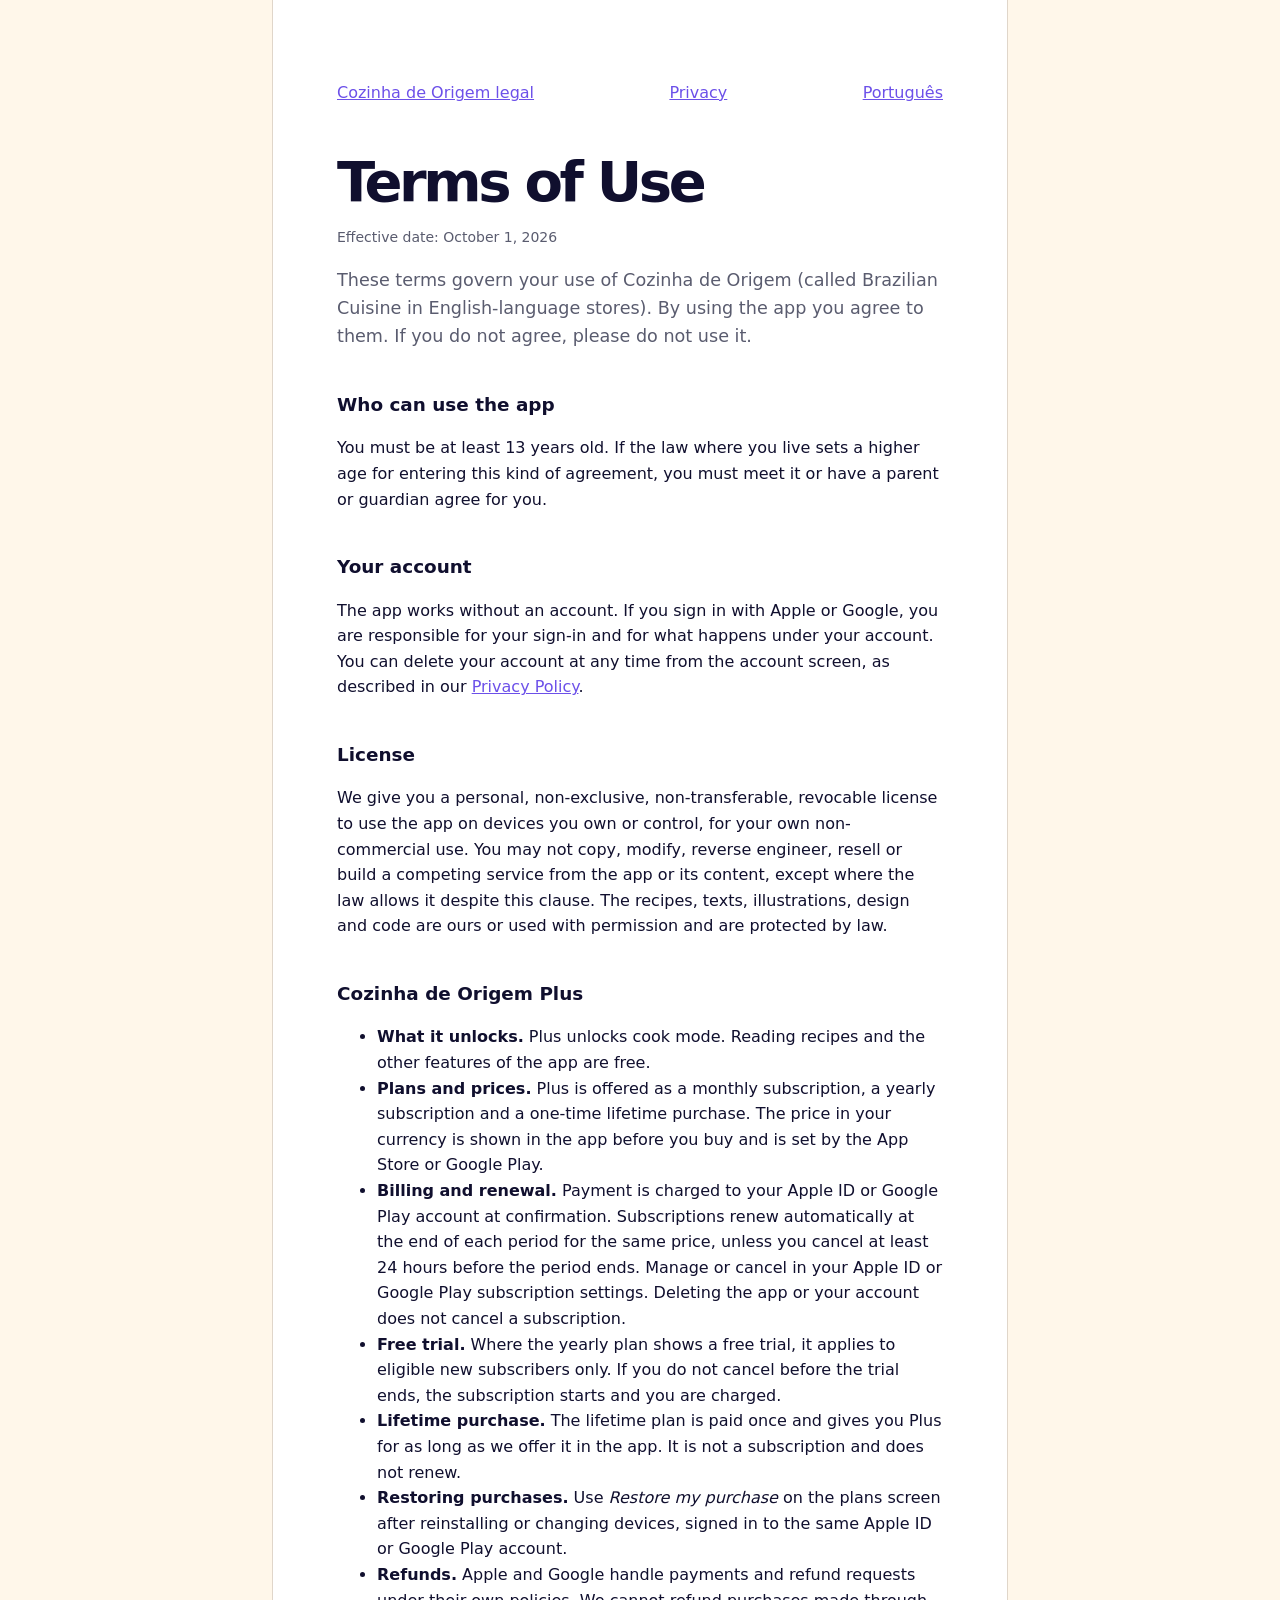
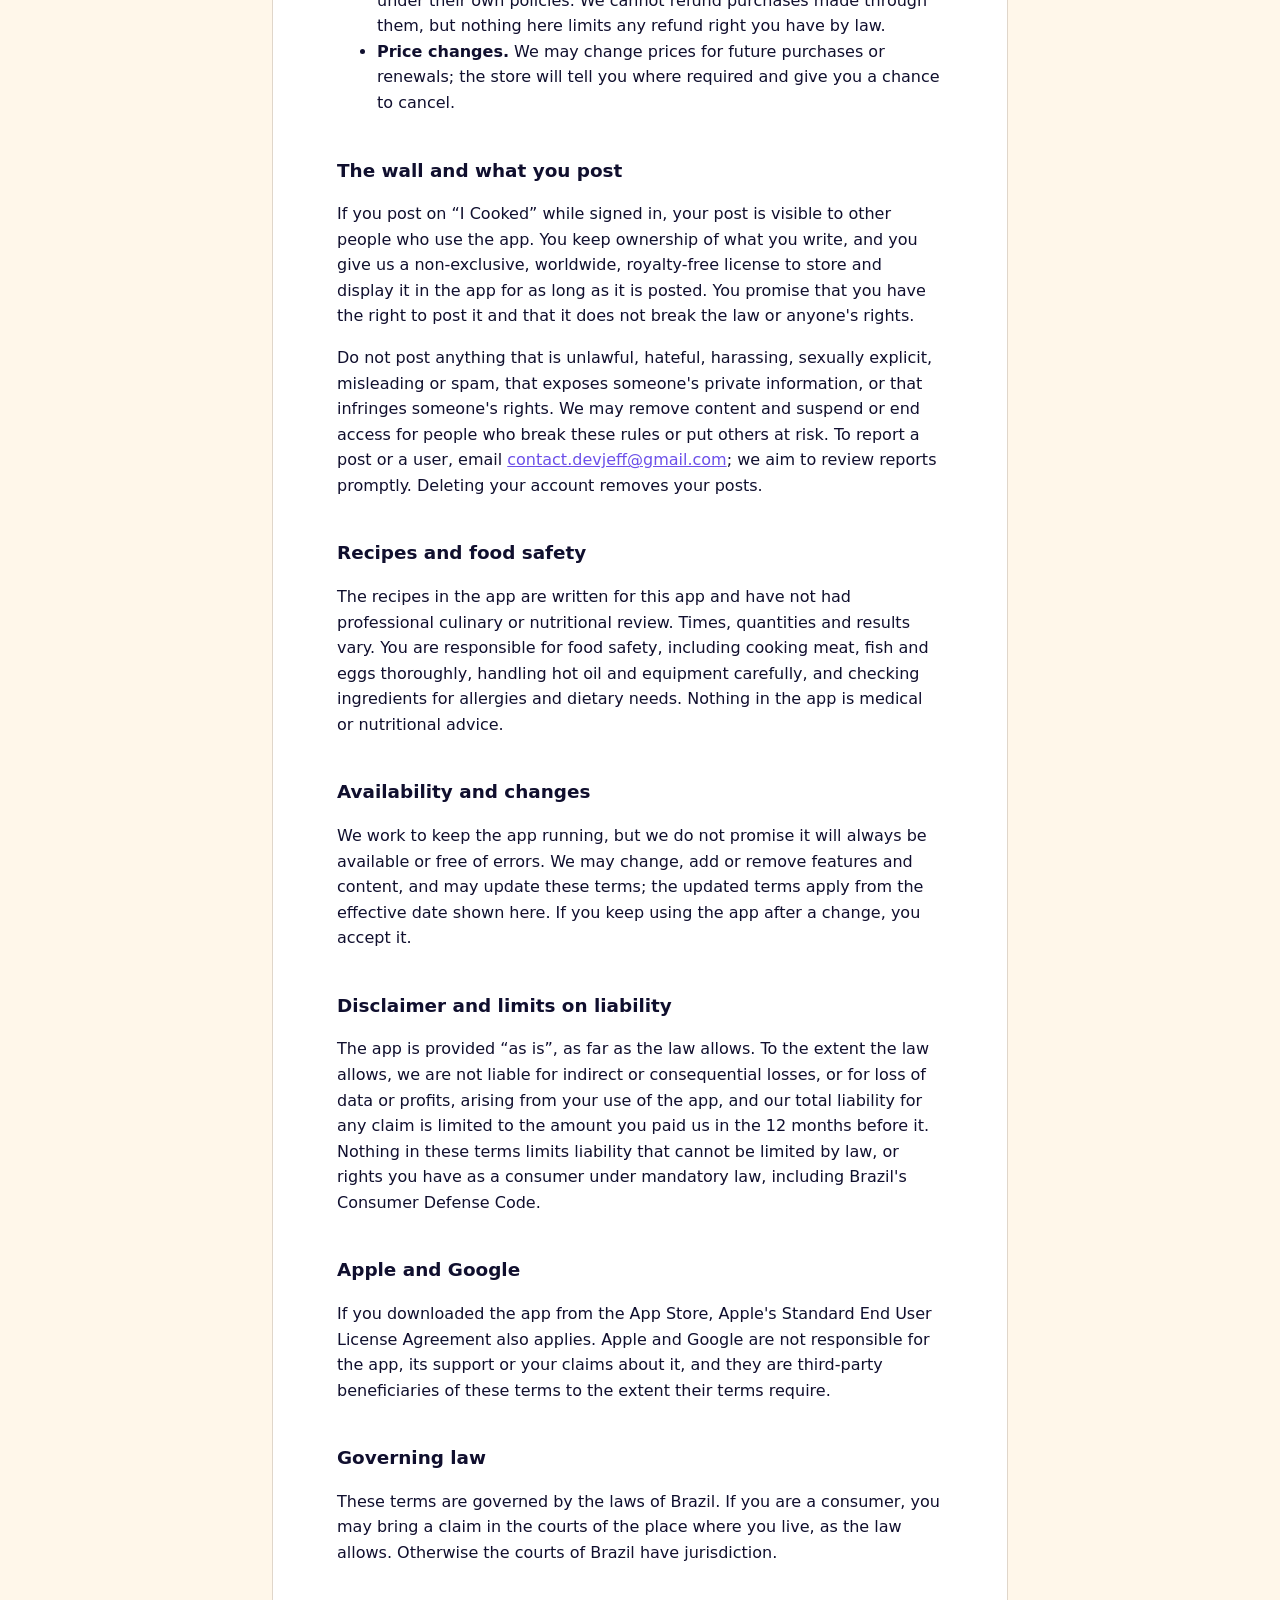
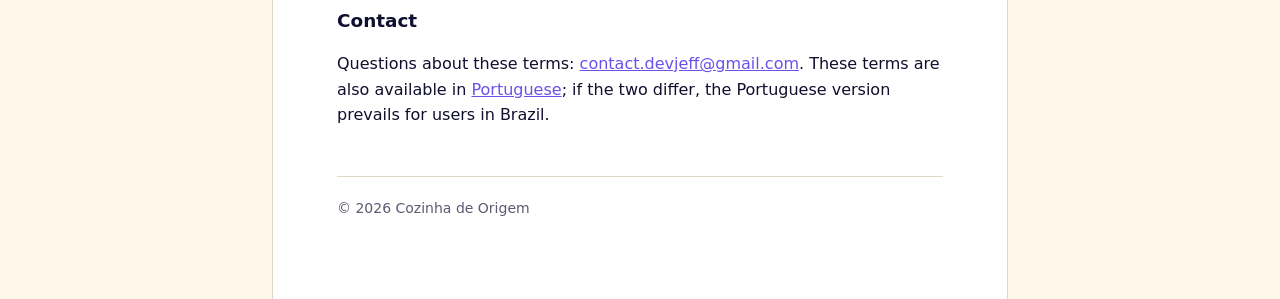
<file: cozinha/terms/index.html>
<!doctype html>
<html lang="en">
  <head>
    <meta charset="utf-8">
    <meta name="viewport" content="width=device-width, initial-scale=1">
    <title>Cozinha de Origem Terms of Use</title>
    <link rel="stylesheet" href="../../styles.css">
  </head>
  <body>
    <main>
      <nav><a href="../">Cozinha de Origem legal</a><a href="../privacy/">Privacy</a><a href="../termos/" lang="pt-BR">Português</a></nav>
      <h1>Terms of Use</h1>
      <p class="meta">Effective date: October 1, 2026</p>
      <p class="lead">These terms govern your use of Cozinha de Origem (called Brazilian Cuisine in English-language stores). By using the app you agree to them. If you do not agree, please do not use it.</p>

      <h2>Who can use the app</h2>
      <p>You must be at least 13 years old. If the law where you live sets a higher age for entering this kind of agreement, you must meet it or have a parent or guardian agree for you.</p>

      <h2>Your account</h2>
      <p>The app works without an account. If you sign in with Apple or Google, you are responsible for your sign-in and for what happens under your account. You can delete your account at any time from the account screen, as described in our <a href="../privacy/">Privacy Policy</a>.</p>

      <h2>License</h2>
      <p>We give you a personal, non-exclusive, non-transferable, revocable license to use the app on devices you own or control, for your own non-commercial use. You may not copy, modify, reverse engineer, resell or build a competing service from the app or its content, except where the law allows it despite this clause. The recipes, texts, illustrations, design and code are ours or used with permission and are protected by law.</p>

      <h2>Cozinha de Origem Plus</h2>
      <ul>
        <li><strong>What it unlocks.</strong> Plus unlocks cook mode. Reading recipes and the other features of the app are free.</li>
        <li><strong>Plans and prices.</strong> Plus is offered as a monthly subscription, a yearly subscription and a one-time lifetime purchase. The price in your currency is shown in the app before you buy and is set by the App Store or Google Play.</li>
        <li><strong>Billing and renewal.</strong> Payment is charged to your Apple ID or Google Play account at confirmation. Subscriptions renew automatically at the end of each period for the same price, unless you cancel at least 24 hours before the period ends. Manage or cancel in your Apple ID or Google Play subscription settings. Deleting the app or your account does not cancel a subscription.</li>
        <li><strong>Free trial.</strong> Where the yearly plan shows a free trial, it applies to eligible new subscribers only. If you do not cancel before the trial ends, the subscription starts and you are charged.</li>
        <li><strong>Lifetime purchase.</strong> The lifetime plan is paid once and gives you Plus for as long as we offer it in the app. It is not a subscription and does not renew.</li>
        <li><strong>Restoring purchases.</strong> Use <em>Restore my purchase</em> on the plans screen after reinstalling or changing devices, signed in to the same Apple ID or Google Play account.</li>
        <li><strong>Refunds.</strong> Apple and Google handle payments and refund requests under their own policies. We cannot refund purchases made through them, but nothing here limits any refund right you have by law.</li>
        <li><strong>Price changes.</strong> We may change prices for future purchases or renewals; the store will tell you where required and give you a chance to cancel.</li>
      </ul>

      <h2>The wall and what you post</h2>
      <p>If you post on &ldquo;I Cooked&rdquo; while signed in, your post is visible to other people who use the app. You keep ownership of what you write, and you give us a non-exclusive, worldwide, royalty-free license to store and display it in the app for as long as it is posted. You promise that you have the right to post it and that it does not break the law or anyone's rights.</p>
      <p>Do not post anything that is unlawful, hateful, harassing, sexually explicit, misleading or spam, that exposes someone's private information, or that infringes someone's rights. We may remove content and suspend or end access for people who break these rules or put others at risk. To report a post or a user, email <a href="mailto:contact.devjeff@gmail.com">contact.devjeff@gmail.com</a>; we aim to review reports promptly. Deleting your account removes your posts.</p>

      <h2>Recipes and food safety</h2>
      <p>The recipes in the app are written for this app and have not had professional culinary or nutritional review. Times, quantities and results vary. You are responsible for food safety, including cooking meat, fish and eggs thoroughly, handling hot oil and equipment carefully, and checking ingredients for allergies and dietary needs. Nothing in the app is medical or nutritional advice.</p>

      <h2>Availability and changes</h2>
      <p>We work to keep the app running, but we do not promise it will always be available or free of errors. We may change, add or remove features and content, and may update these terms; the updated terms apply from the effective date shown here. If you keep using the app after a change, you accept it.</p>

      <h2>Disclaimer and limits on liability</h2>
      <p>The app is provided &ldquo;as is&rdquo;, as far as the law allows. To the extent the law allows, we are not liable for indirect or consequential losses, or for loss of data or profits, arising from your use of the app, and our total liability for any claim is limited to the amount you paid us in the 12 months before it. Nothing in these terms limits liability that cannot be limited by law, or rights you have as a consumer under mandatory law, including Brazil's Consumer Defense Code.</p>

      <h2>Apple and Google</h2>
      <p>If you downloaded the app from the App Store, Apple's Standard End User License Agreement also applies. Apple and Google are not responsible for the app, its support or your claims about it, and they are third-party beneficiaries of these terms to the extent their terms require.</p>

      <h2>Governing law</h2>
      <p>These terms are governed by the laws of Brazil. If you are a consumer, you may bring a claim in the courts of the place where you live, as the law allows. Otherwise the courts of Brazil have jurisdiction.</p>

      <h2>Contact</h2>
      <p>Questions about these terms: <a href="mailto:contact.devjeff@gmail.com">contact.devjeff@gmail.com</a>. These terms are also available in <a href="../termos/" lang="pt-BR">Portuguese</a>; if the two differ, the Portuguese version prevails for users in Brazil.</p>
      <footer>© 2026 Cozinha de Origem</footer>
    </main>
  </body>
</html>
</file>
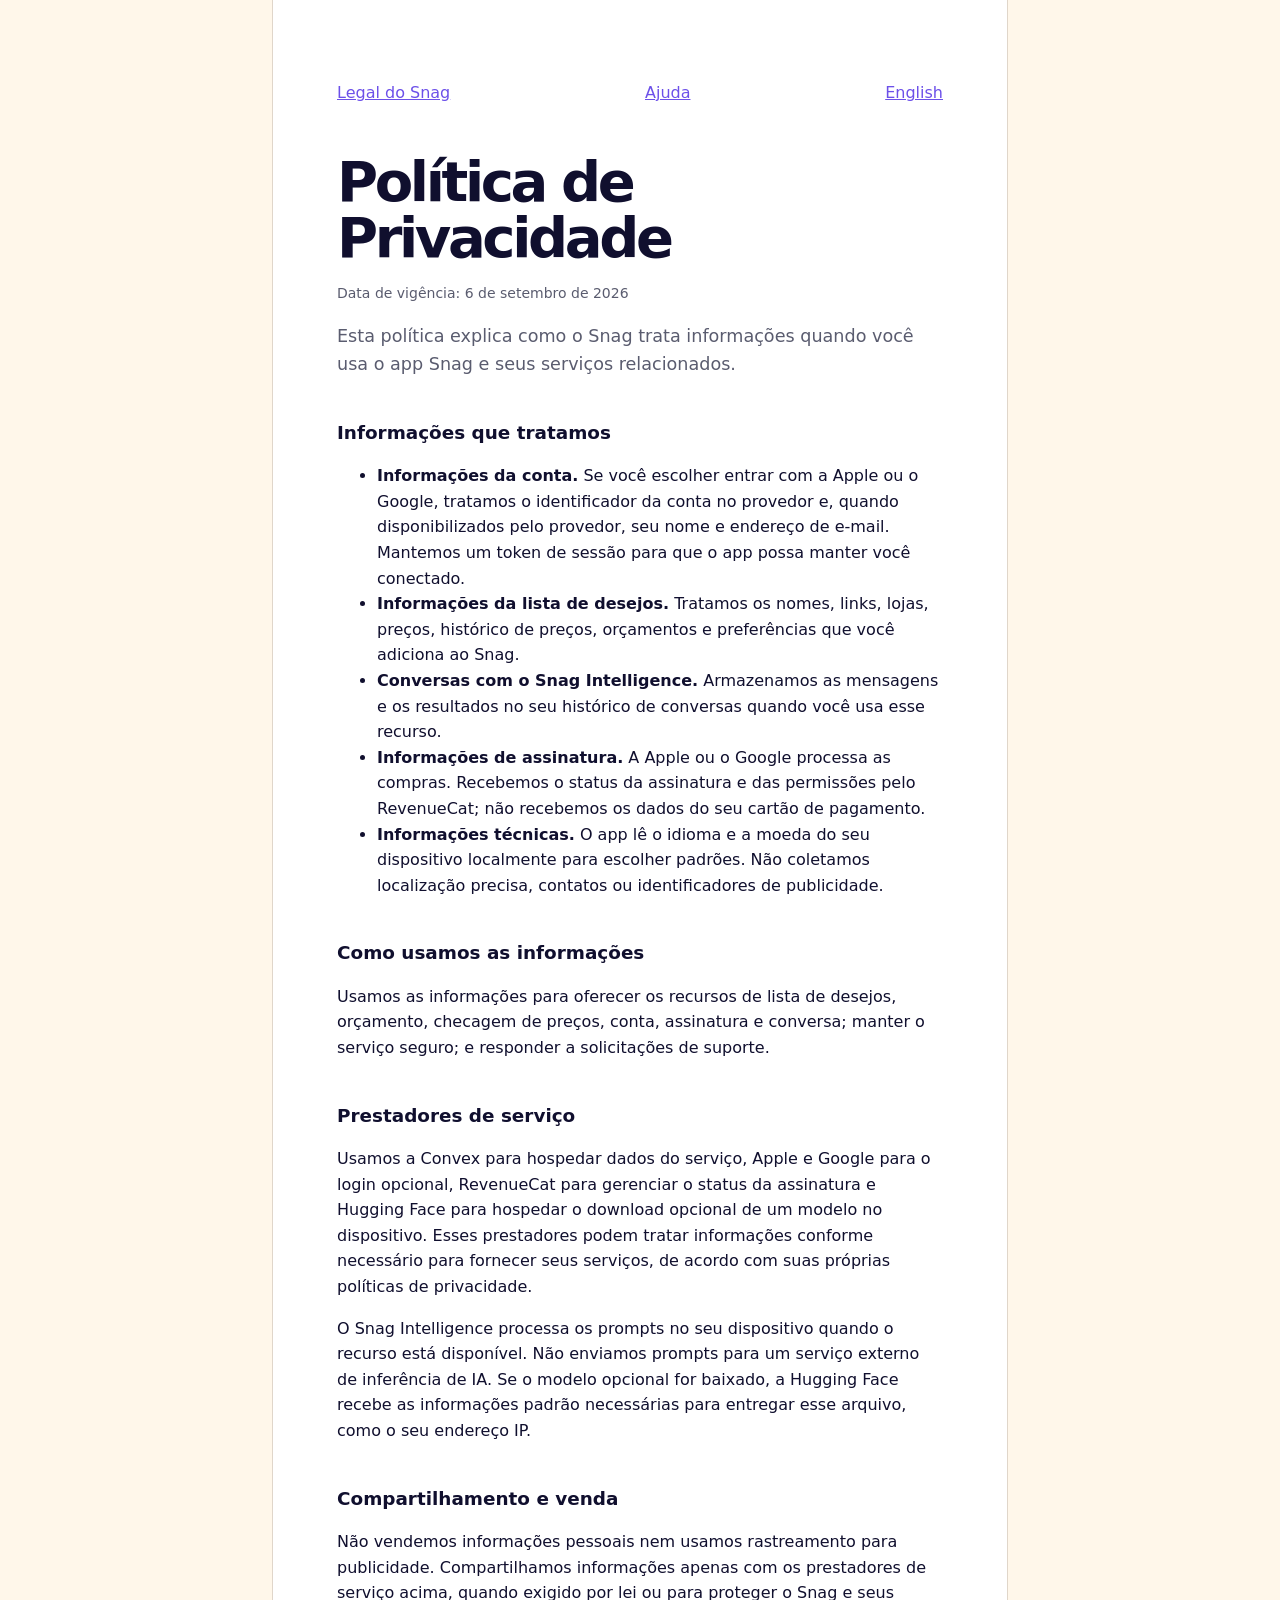
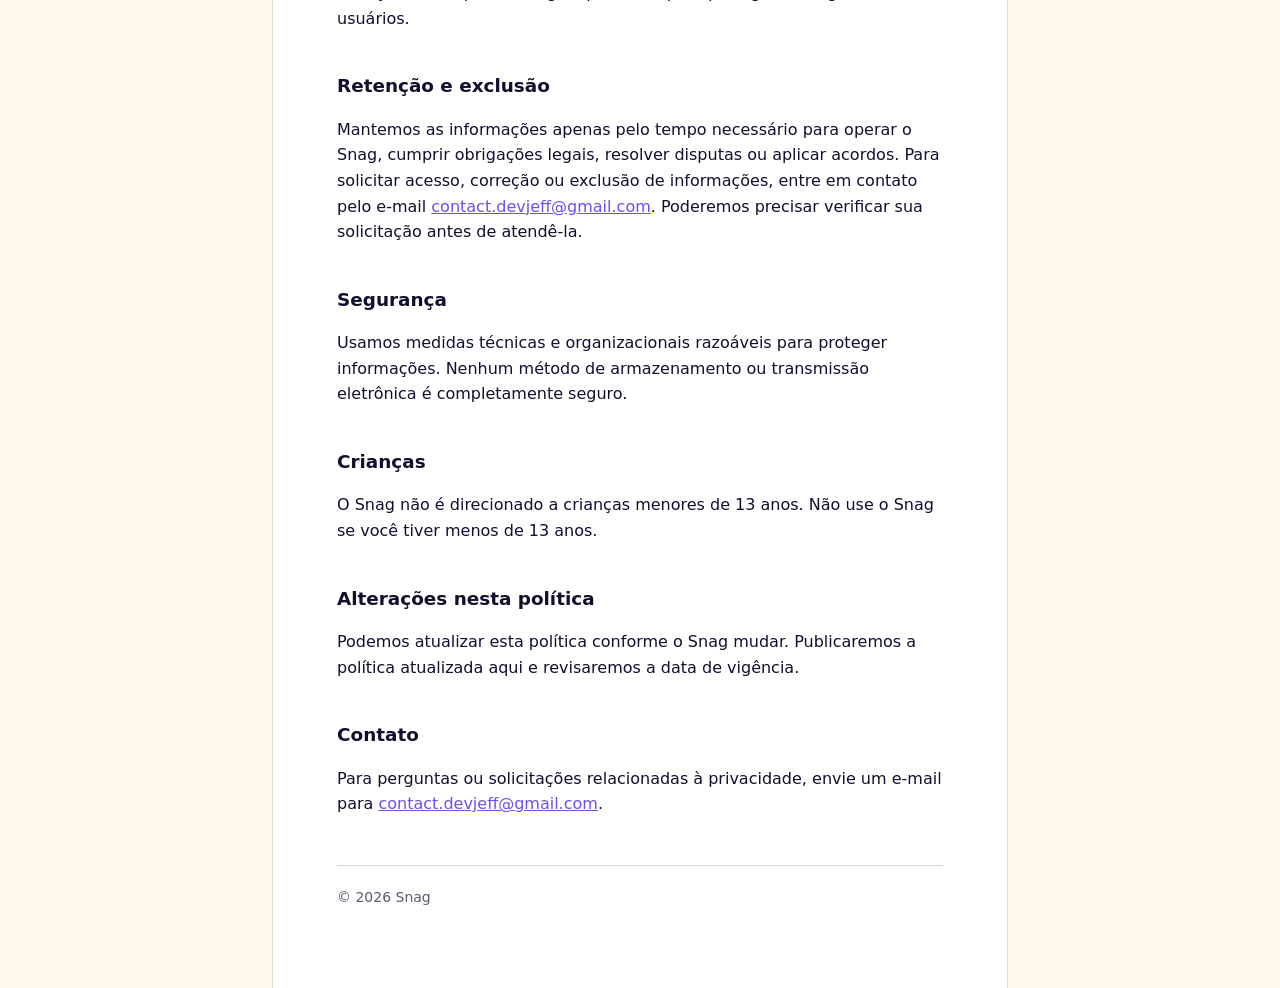
<file: snag/privacidade/index.html>
<!doctype html>
<html lang="pt-BR">
  <head>
    <meta charset="utf-8">
    <meta name="viewport" content="width=device-width, initial-scale=1">
    <title>Política de Privacidade do Snag</title>
    <link rel="stylesheet" href="../../styles.css">
  </head>
  <body>
    <main>
      <nav><a href="../">Legal do Snag</a><a href="../support/">Ajuda</a><a href="../privacy/" lang="en">English</a></nav>
      <h1>Política de Privacidade</h1>
      <p class="meta">Data de vigência: 6 de setembro de 2026</p>
      <p class="lead">Esta política explica como o Snag trata informações quando você usa o app Snag e seus serviços relacionados.</p>

      <h2>Informações que tratamos</h2>
      <ul>
        <li><strong>Informações da conta.</strong> Se você escolher entrar com a Apple ou o Google, tratamos o identificador da conta no provedor e, quando disponibilizados pelo provedor, seu nome e endereço de e-mail. Mantemos um token de sessão para que o app possa manter você conectado.</li>
        <li><strong>Informações da lista de desejos.</strong> Tratamos os nomes, links, lojas, preços, histórico de preços, orçamentos e preferências que você adiciona ao Snag.</li>
        <li><strong>Conversas com o Snag Intelligence.</strong> Armazenamos as mensagens e os resultados no seu histórico de conversas quando você usa esse recurso.</li>
        <li><strong>Informações de assinatura.</strong> A Apple ou o Google processa as compras. Recebemos o status da assinatura e das permissões pelo RevenueCat; não recebemos os dados do seu cartão de pagamento.</li>
        <li><strong>Informações técnicas.</strong> O app lê o idioma e a moeda do seu dispositivo localmente para escolher padrões. Não coletamos localização precisa, contatos ou identificadores de publicidade.</li>
      </ul>

      <h2>Como usamos as informações</h2>
      <p>Usamos as informações para oferecer os recursos de lista de desejos, orçamento, checagem de preços, conta, assinatura e conversa; manter o serviço seguro; e responder a solicitações de suporte.</p>

      <h2>Prestadores de serviço</h2>
      <p>Usamos a Convex para hospedar dados do serviço, Apple e Google para o login opcional, RevenueCat para gerenciar o status da assinatura e Hugging Face para hospedar o download opcional de um modelo no dispositivo. Esses prestadores podem tratar informações conforme necessário para fornecer seus serviços, de acordo com suas próprias políticas de privacidade.</p>
      <p>O Snag Intelligence processa os prompts no seu dispositivo quando o recurso está disponível. Não enviamos prompts para um serviço externo de inferência de IA. Se o modelo opcional for baixado, a Hugging Face recebe as informações padrão necessárias para entregar esse arquivo, como o seu endereço IP.</p>

      <h2>Compartilhamento e venda</h2>
      <p>Não vendemos informações pessoais nem usamos rastreamento para publicidade. Compartilhamos informações apenas com os prestadores de serviço acima, quando exigido por lei ou para proteger o Snag e seus usuários.</p>

      <h2>Retenção e exclusão</h2>
      <p>Mantemos as informações apenas pelo tempo necessário para operar o Snag, cumprir obrigações legais, resolver disputas ou aplicar acordos. Para solicitar acesso, correção ou exclusão de informações, entre em contato pelo e-mail <a href="mailto:contact.devjeff@gmail.com">contact.devjeff@gmail.com</a>. Poderemos precisar verificar sua solicitação antes de atendê-la.</p>

      <h2>Segurança</h2>
      <p>Usamos medidas técnicas e organizacionais razoáveis para proteger informações. Nenhum método de armazenamento ou transmissão eletrônica é completamente seguro.</p>

      <h2>Crianças</h2>
      <p>O Snag não é direcionado a crianças menores de 13 anos. Não use o Snag se você tiver menos de 13 anos.</p>

      <h2>Alterações nesta política</h2>
      <p>Podemos atualizar esta política conforme o Snag mudar. Publicaremos a política atualizada aqui e revisaremos a data de vigência.</p>

      <h2>Contato</h2>
      <p>Para perguntas ou solicitações relacionadas à privacidade, envie um e-mail para <a href="mailto:contact.devjeff@gmail.com">contact.devjeff@gmail.com</a>.</p>
      <footer>© 2026 Snag</footer>
    </main>
  </body>
</html>
</file>
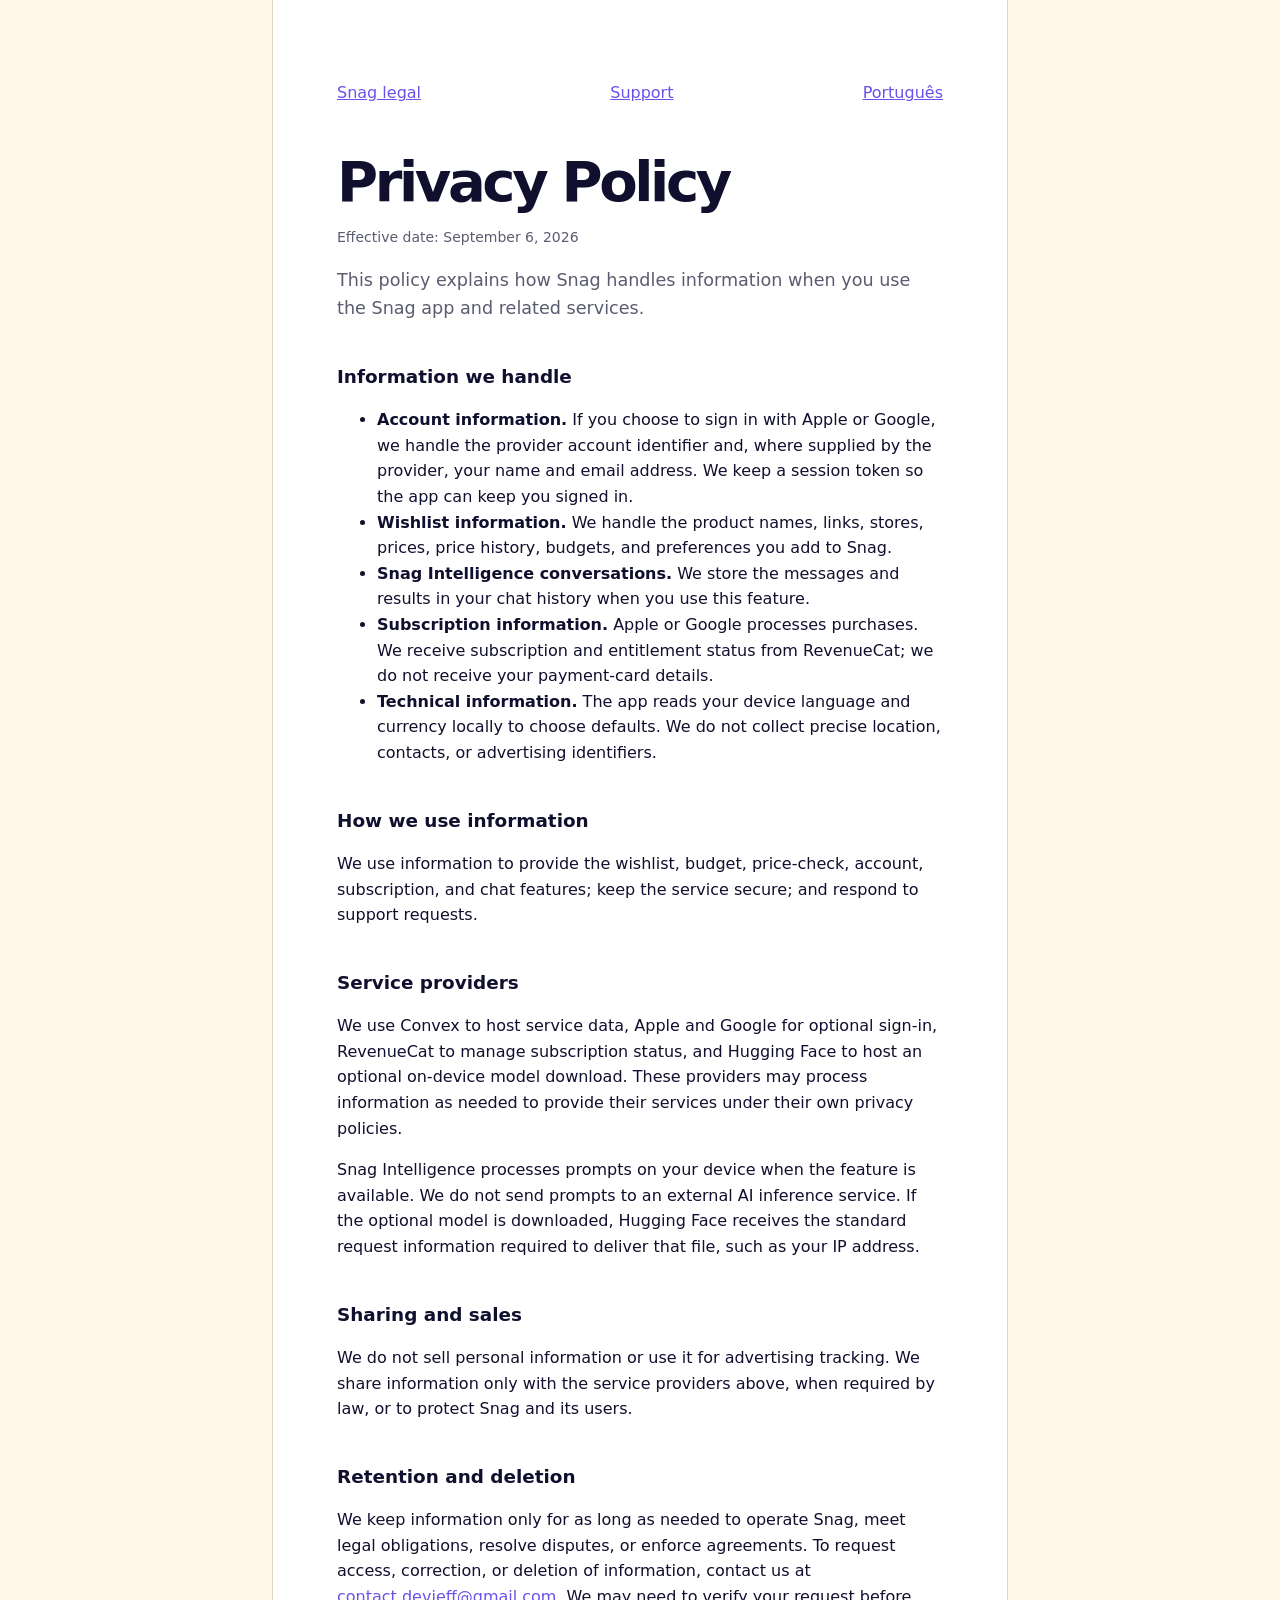
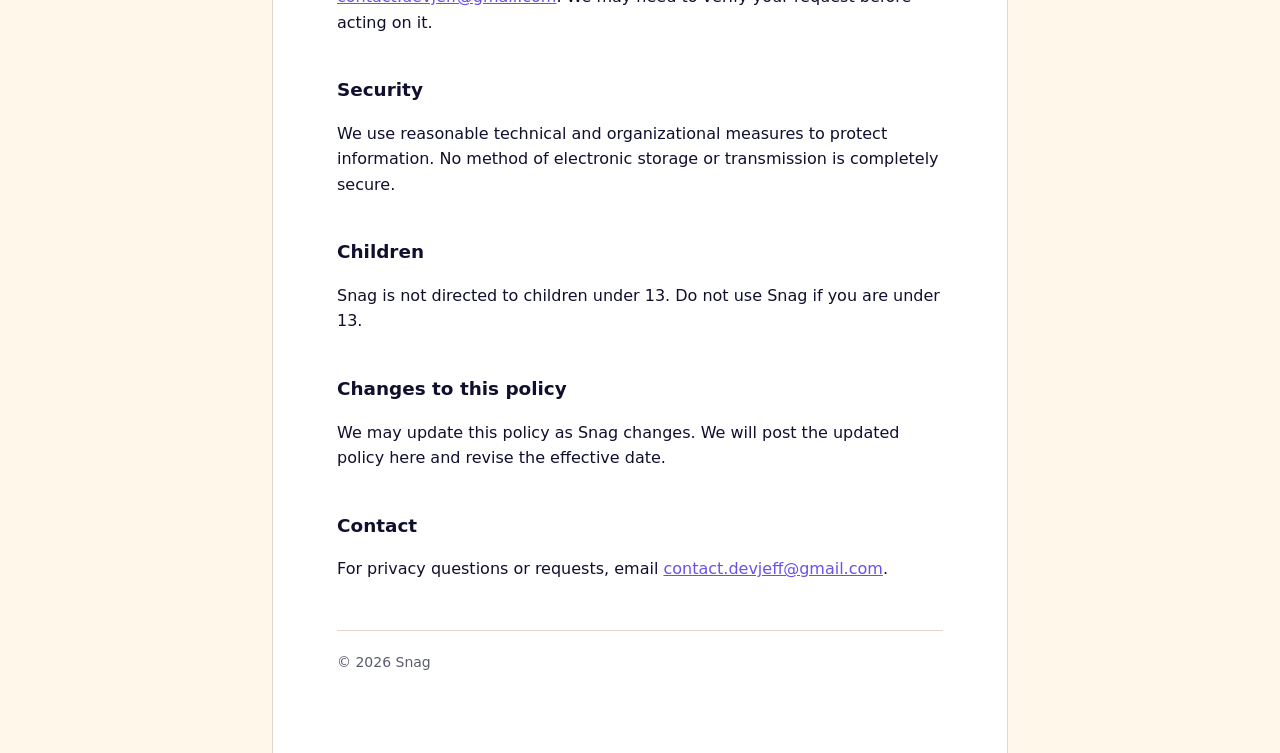
<file: snag/privacy/index.html>
<!doctype html>
<html lang="en">
  <head>
    <meta charset="utf-8">
    <meta name="viewport" content="width=device-width, initial-scale=1">
    <title>Snag Privacy Policy</title>
    <link rel="stylesheet" href="../../styles.css">
  </head>
  <body>
    <main>
      <nav><a href="../">Snag legal</a><a href="../support/">Support</a><a href="../privacidade/" lang="pt-BR">Português</a></nav>
      <h1>Privacy Policy</h1>
      <p class="meta">Effective date: September 6, 2026</p>
      <p class="lead">This policy explains how Snag handles information when you use the Snag app and related services.</p>

      <h2>Information we handle</h2>
      <ul>
        <li><strong>Account information.</strong> If you choose to sign in with Apple or Google, we handle the provider account identifier and, where supplied by the provider, your name and email address. We keep a session token so the app can keep you signed in.</li>
        <li><strong>Wishlist information.</strong> We handle the product names, links, stores, prices, price history, budgets, and preferences you add to Snag.</li>
        <li><strong>Snag Intelligence conversations.</strong> We store the messages and results in your chat history when you use this feature.</li>
        <li><strong>Subscription information.</strong> Apple or Google processes purchases. We receive subscription and entitlement status from RevenueCat; we do not receive your payment-card details.</li>
        <li><strong>Technical information.</strong> The app reads your device language and currency locally to choose defaults. We do not collect precise location, contacts, or advertising identifiers.</li>
      </ul>

      <h2>How we use information</h2>
      <p>We use information to provide the wishlist, budget, price-check, account, subscription, and chat features; keep the service secure; and respond to support requests.</p>

      <h2>Service providers</h2>
      <p>We use Convex to host service data, Apple and Google for optional sign-in, RevenueCat to manage subscription status, and Hugging Face to host an optional on-device model download. These providers may process information as needed to provide their services under their own privacy policies.</p>
      <p>Snag Intelligence processes prompts on your device when the feature is available. We do not send prompts to an external AI inference service. If the optional model is downloaded, Hugging Face receives the standard request information required to deliver that file, such as your IP address.</p>

      <h2>Sharing and sales</h2>
      <p>We do not sell personal information or use it for advertising tracking. We share information only with the service providers above, when required by law, or to protect Snag and its users.</p>

      <h2>Retention and deletion</h2>
      <p>We keep information only for as long as needed to operate Snag, meet legal obligations, resolve disputes, or enforce agreements. To request access, correction, or deletion of information, contact us at <a href="mailto:contact.devjeff@gmail.com">contact.devjeff@gmail.com</a>. We may need to verify your request before acting on it.</p>

      <h2>Security</h2>
      <p>We use reasonable technical and organizational measures to protect information. No method of electronic storage or transmission is completely secure.</p>

      <h2>Children</h2>
      <p>Snag is not directed to children under 13. Do not use Snag if you are under 13.</p>

      <h2>Changes to this policy</h2>
      <p>We may update this policy as Snag changes. We will post the updated policy here and revise the effective date.</p>

      <h2>Contact</h2>
      <p>For privacy questions or requests, email <a href="mailto:contact.devjeff@gmail.com">contact.devjeff@gmail.com</a>.</p>
      <footer>© 2026 Snag</footer>
    </main>
  </body>
</html>
</file>
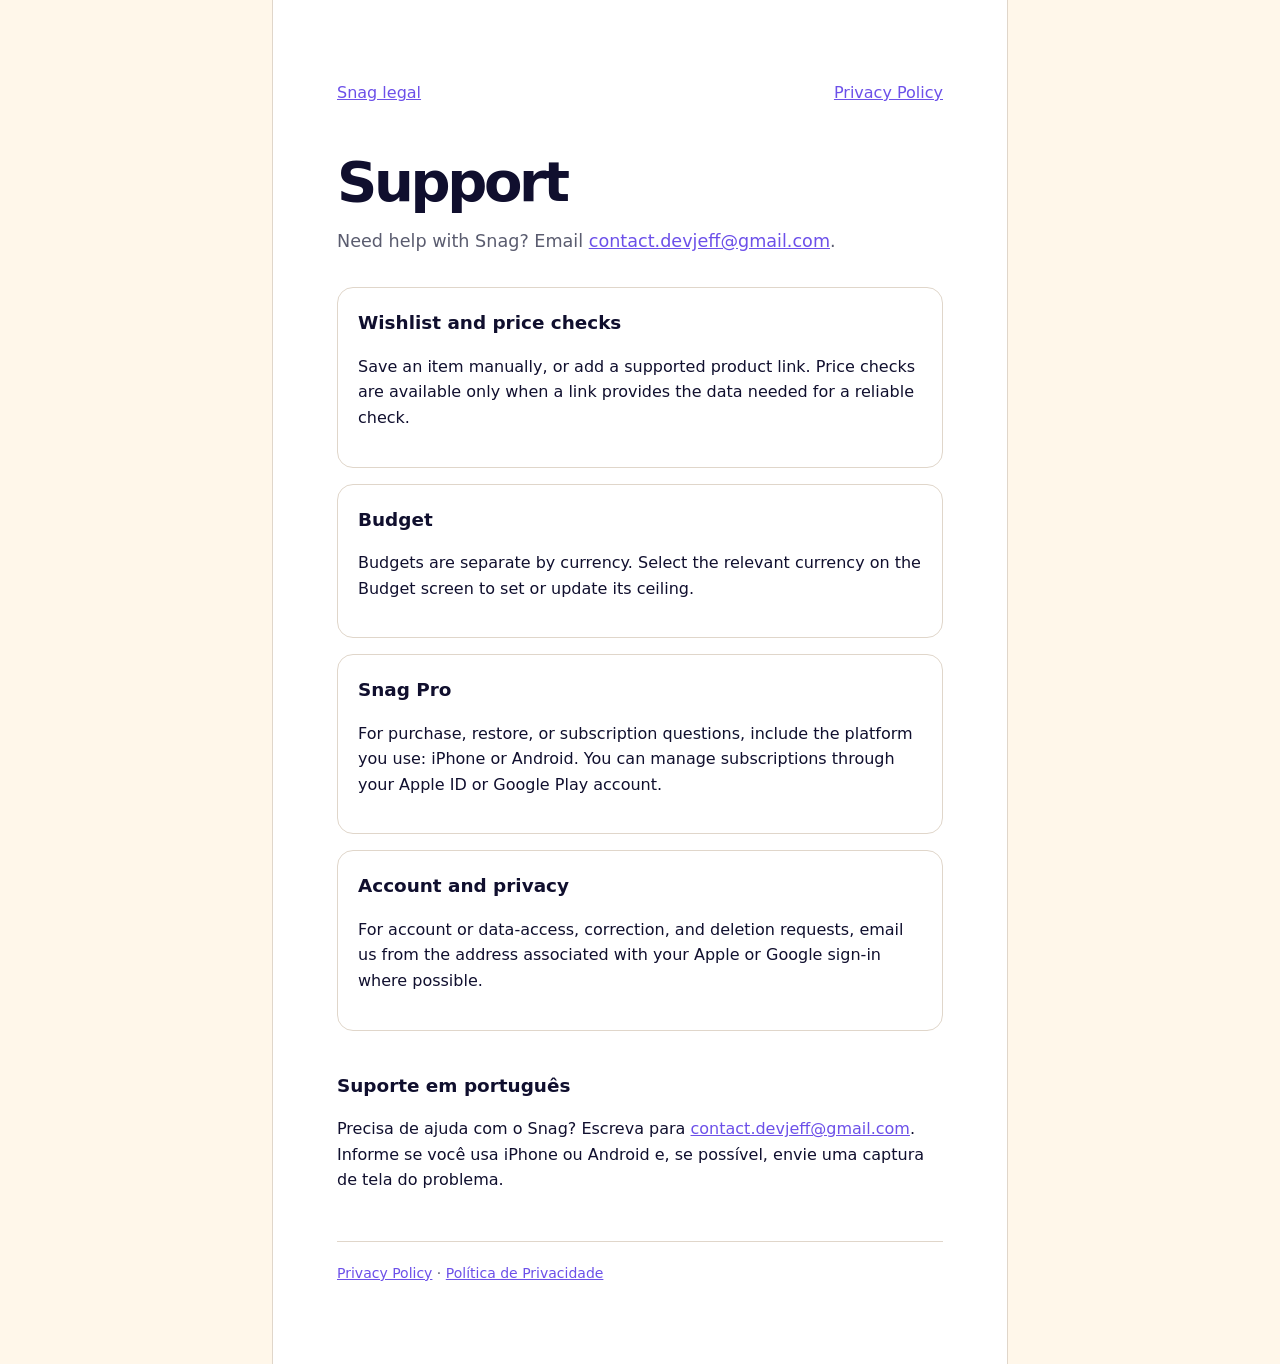
<file: snag/support/index.html>
<!doctype html>
<html lang="en">
  <head>
    <meta charset="utf-8">
    <meta name="viewport" content="width=device-width, initial-scale=1">
    <title>Snag support</title>
    <link rel="stylesheet" href="../../styles.css">
  </head>
  <body>
    <main>
      <nav><a href="../">Snag legal</a><a href="../privacy/">Privacy Policy</a></nav>
      <h1>Support</h1>
      <p class="lead">Need help with Snag? Email <a href="mailto:contact.devjeff@gmail.com">contact.devjeff@gmail.com</a>.</p>
      <section class="cards" aria-label="Support topics">
        <article class="card"><h2>Wishlist and price checks</h2><p>Save an item manually, or add a supported product link. Price checks are available only when a link provides the data needed for a reliable check.</p></article>
        <article class="card"><h2>Budget</h2><p>Budgets are separate by currency. Select the relevant currency on the Budget screen to set or update its ceiling.</p></article>
        <article class="card"><h2>Snag Pro</h2><p>For purchase, restore, or subscription questions, include the platform you use: iPhone or Android. You can manage subscriptions through your Apple ID or Google Play account.</p></article>
        <article class="card"><h2>Account and privacy</h2><p>For account or data-access, correction, and deletion requests, email us from the address associated with your Apple or Google sign-in where possible.</p></article>
      </section>
      <section lang="pt-BR">
        <h2>Suporte em português</h2>
        <p>Precisa de ajuda com o Snag? Escreva para <a href="mailto:contact.devjeff@gmail.com">contact.devjeff@gmail.com</a>. Informe se você usa iPhone ou Android e, se possível, envie uma captura de tela do problema.</p>
      </section>
      <footer><a href="../privacy/">Privacy Policy</a> · <a href="../privacidade/" lang="pt-BR">Política de Privacidade</a></footer>
    </main>
  </body>
</html>
</file>
<file: styles.css>
:root {
  --ink: oklch(19% 0.06 280);
  --muted: oklch(48% 0.03 280);
  --paper: oklch(98% 0.02 70);
  --line: oklch(88% 0.02 70);
  --accent: oklch(55% 0.22 285);
  --surface: oklch(100% 0 0);
}

* { box-sizing: border-box; }

body {
  background: var(--paper);
  color: var(--ink);
  font-family: ui-sans-serif, system-ui, -apple-system, BlinkMacSystemFont, "Segoe UI", sans-serif;
  line-height: 1.6;
  margin: 0;
}

main {
  background: var(--surface);
  border-inline: 1px solid var(--line);
  margin: 0 auto;
  max-inline-size: 46rem;
  min-block-size: 100vh;
  padding: clamp(2rem, 8vw, 5rem) clamp(1.5rem, 6vw, 4rem);
}

a { color: var(--accent); }

nav { display: flex; gap: 1rem; justify-content: space-between; }

h1 { font-size: clamp(2rem, 7vw, 3.5rem); letter-spacing: -0.06em; line-height: 1; margin: 3rem 0 1rem; }
h2 { font-size: 1.15rem; margin-block: 2.5rem 0.5rem; }
p, li { font-size: 1rem; }
.lead { color: var(--muted); font-size: 1.1rem; }
.meta, footer { color: var(--muted); font-size: 0.875rem; }
footer { border-block-start: 1px solid var(--line); margin-block-start: 3rem; padding-block-start: 1.25rem; }
.cards { display: grid; gap: 1rem; margin-block: 2rem; }
.card { border: 1px solid var(--line); border-radius: 1rem; padding: 1.25rem; }
.card h2 { margin-block-start: 0; }
</file>
